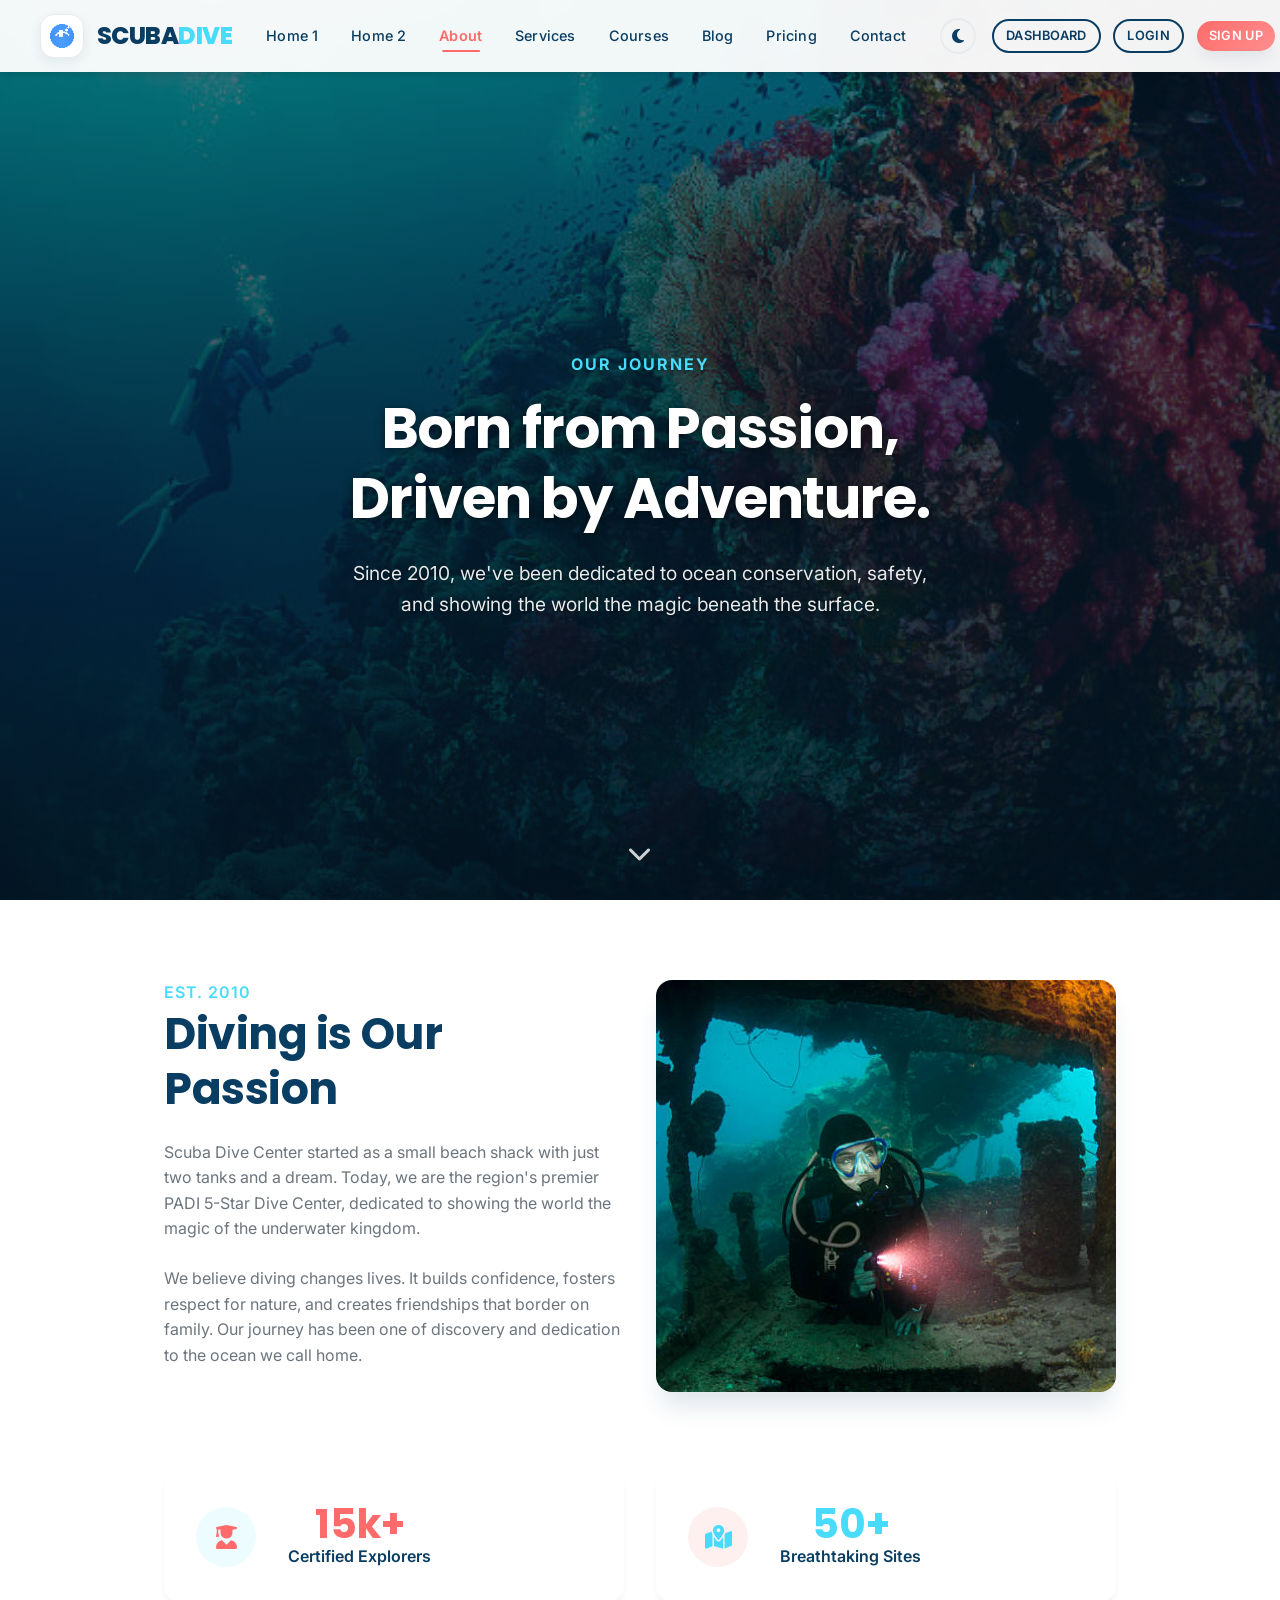
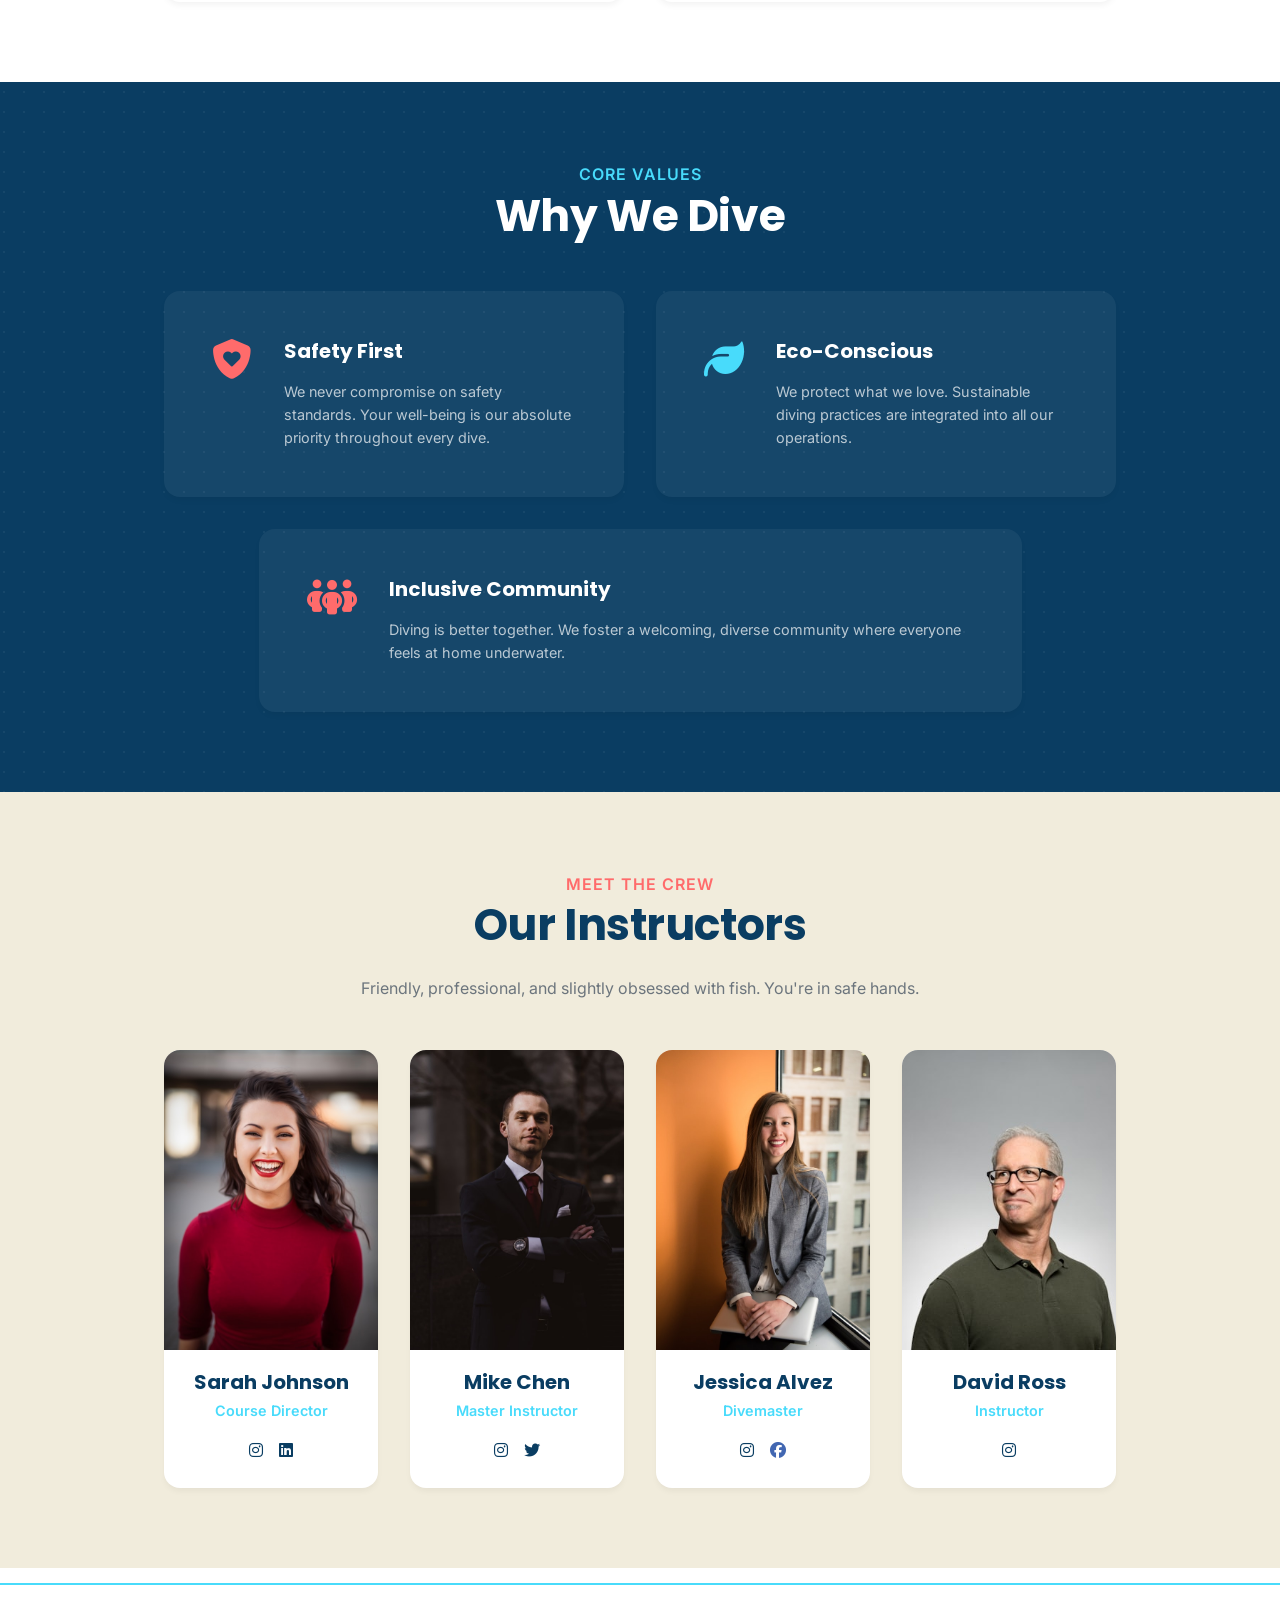
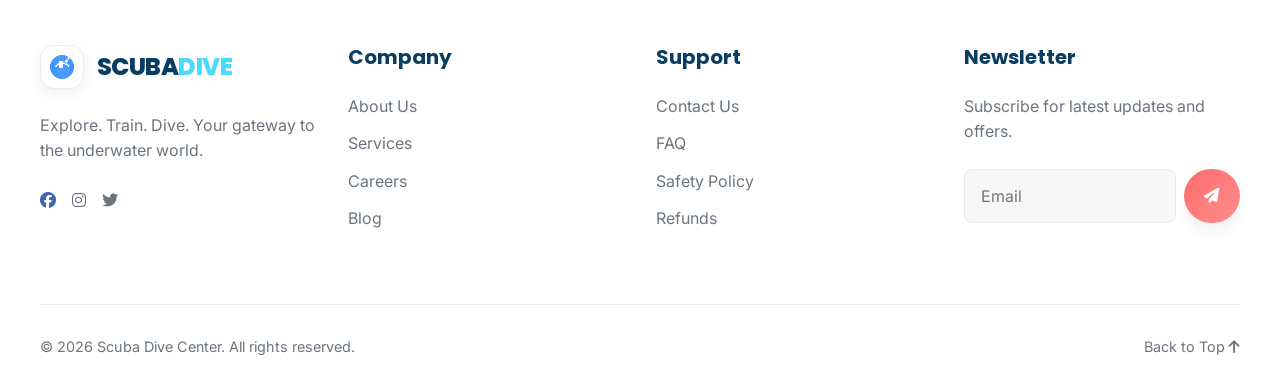
<file: about.html>
<!DOCTYPE html>
<html lang="en">

<head>
    <link rel="icon" type="image/png" href="assets/images/scubadive_favicon.png">
    <meta charset="UTF-8">
    <meta name="viewport" content="width=device-width, initial-scale=1.0">
    <title>About Us | Scuba Dive Center</title>

    <!-- Fonts -->
    <link rel="preconnect" href="https://fonts.googleapis.com">
    <link rel="preconnect" href="https://fonts.gstatic.com" crossorigin>
    <link
        href="https://fonts.googleapis.com/css2?family=Inter:wght@400;500;600&family=Poppins:wght@600;700;800&display=swap"
        rel="stylesheet">

    <!-- Icons -->
    <link rel="stylesheet" href="https://cdnjs.cloudflare.com/ajax/libs/font-awesome/6.4.0/css/all.min.css">

    <!-- Custom CSS -->
    <link rel="stylesheet" href="assets/css/style.css">
</head>

<body>

    <!-- Header -->
    <header class="header">
        <div class="container d-flex justify-between align-center">
            <a href="index.html" class="nav-logo">
                <div class="logo-icon">
                    <img src="assets/images/scubadive_favicon.png" alt="ScubaDive Logo" class="logo-img" style="height: 100%; width: 100%; object-fit: contain;">
                </div>
                <div class="logo-text">
                    <span class="brand-name">Scuba<span>Dive</span></span>
                </div>
            </a>

            <nav>
                <ul class="nav-links align-center">
                    <li><a href="index.html" class="nav-link">Home 1</a></li>
                    <li><a href="home-2.html" class="nav-link">Home 2</a></li>
                    <li><a href="about.html" class="nav-link active">About</a></li>
                    <li><a href="services.html" class="nav-link">Services</a></li>
                    <li><a href="courses.html" class="nav-link">Courses</a></li>
                    <li><a href="blog.html" class="nav-link">Blog</a></li>
                    <li><a href="pricing.html" class="nav-link">Pricing</a></li>
                    <li><a href="contact.html" class="nav-link">Contact</a></li>
                </ul>
            </nav>

            <div class="d-flex align-center gap-2">
                <button class="theme-toggle" id="themeToggle" title="Toggle Theme"><i
                        class="fa-solid fa-moon"></i></button>
                <button class="mobile-toggle text-dark"><i class="fa-solid fa-bars"></i></button>
                <div class="header-actions d-none d-md-flex gap-2">
                    <a href="dashboard.html" class="btn btn-outline text-dark"
                        style="border-color: var(--dark); color: var(--dark);">Dashboard</a>
                    <a href="login.html" class="btn btn-outline text-dark"
                        style="border-color: var(--dark); color: var(--dark);">Login</a>
                    <a href="register.html" class="btn btn-primary">Sign Up</a>
                </div>
            </div>
        </div>
    </header>

    <!-- Page Header (Smaller than Hero) -->
    <section class="hero"
        style="min-height: 60vh; background-image: url('assets/images/Thailand.jpg'); display: flex; align-items: center; position: relative;">
        <!-- Darker Gradient Overlay for Text Pop -->
        <div
            style="position: absolute; inset: 0; background: linear-gradient(to bottom, rgba(0,0,0,0.3), rgba(0,0,0,0.6)); z-index: 0;">
        </div>

        <div class="container hero-content text-center"
            style="max-width: 800px; margin: 0 auto; position: relative; z-index: 1;">
            <span class="text-secondary"
                style="font-weight: 700; letter-spacing: 2px; text-transform: uppercase; display: block; margin-bottom: 1rem; text-shadow: 0 2px 4px rgba(0,0,0,0.5);">Our
                Journey</span>
            <h1 class="text-white"
                style="font-size: 3.5rem; margin-bottom: 1.5rem; text-shadow: 0 2px 10px rgba(0,0,0,0.5);">Born from
                Passion,<br>Driven by Adventure.</h1>
            <p class="text-white"
                style="font-size: 1.2rem; opacity: 0.9; max-width: 600px; margin: 0 auto; text-shadow: 0 1px 3px rgba(0,0,0,0.5);">
                Since 2010, we've been dedicated to ocean conservation, safety, and showing the world the magic beneath
                the surface.
            </p>
        </div>

        <!-- Scroll Indicator -->
        <div
            style="position: absolute; bottom: 30px; left: 50%; transform: translateX(-50%); z-index: 1; animation: bounce 2s infinite;">
            <i class="fa-solid fa-chevron-down text-white" style="font-size: 1.5rem; opacity: 0.8;"></i>
        </div>
    </section>

    <!-- Mission & Vision -->
    <section class="section">
        <div class="container stack">
            <div class="grid grid-2 align-center">
                <div class="text-left">
                    <span class="text-secondary" style="font-weight: 600; letter-spacing: 1px;">EST. 2010</span>
                    <h2>Diving is Our Passion</h2>
                    <p>Scuba Dive Center started as a small beach shack with just two tanks and a dream. Today, we are
                        the region's premier PADI 5-Star Dive Center, dedicated to showing the world the magic of the
                        underwater kingdom.</p>
                    <p>We believe diving changes lives. It builds confidence, fosters respect for nature, and creates
                        friendships that border on family. Our journey has been one of discovery and dedication to the
                        ocean we call home.</p>
                </div>
                <div style="position: relative; height: 100%; min-height: 400px;">
                    <img src="assets/images/Sunkenship.jpg"
                        style="width: 100%; height: 100%; object-fit: cover; border-radius: var(--border-radius); box-shadow: var(--shadow-lg);"
                        alt="Dive Team">
                </div>
            </div>

            <div class="grid grid-2" style="margin-top: var(--space-xl);">
                <div class="card d-flex align-center gap-lg" style="padding: var(--space-lg);">
                    <div
                        style="flex-shrink: 0; width: 60px; height: 60px; background: rgba(72, 219, 251, 0.1); border-radius: 50%; display: flex; align-items: center; justify-content: center;">
                        <i class="fa-solid fa-user-graduate text-primary" style="font-size: 1.5rem;"></i>
                    </div>
                    <div>
                        <h3 style="color: var(--primary); font-size: 2.5rem; margin-bottom: 0; line-height: 1;">15k+
                        </h3>
                        <span class="text-sm" style="font-weight: 600; color: var(--gray-light);">Certified
                            Explorers</span>
                    </div>
                </div>
                <div class="card d-flex align-center gap-lg" style="padding: var(--space-lg);">
                    <div
                        style="flex-shrink: 0; width: 60px; height: 60px; background: rgba(255, 107, 107, 0.1); border-radius: 50%; display: flex; align-items: center; justify-content: center;">
                        <i class="fa-solid fa-map-location-dot text-secondary" style="font-size: 1.5rem;"></i>
                    </div>
                    <div>
                        <h3 style="color: var(--secondary); font-size: 2.5rem; margin-bottom: 0; line-height: 1;">50+
                        </h3>
                        <span class="text-sm" style="font-weight: 600; color: var(--gray-light);">Breathtaking
                            Sites</span>
                    </div>
                </div>
            </div>
        </div>
    </section>


    <!-- NEW SECTION: Our Philosophy -->
    <section class="section bg-dark text-white" style="position: relative; overflow: hidden;">
        <!-- Background Pattern/Overlay -->
        <div
            style="position: absolute; top: 0; left: 0; width: 100%; height: 100%; opacity: 0.05; background-image: radial-gradient(circle at 20% 50%, #ffffff 1px, transparent 1px); background-size: 20px 20px;">
        </div>

        <div class="container" style="position: relative; z-index: 1;">
            <div class="text-center" style="margin-bottom: 3rem;">
                <span class="text-secondary" style="font-weight: 600; letter-spacing: 1px;">CORE VALUES</span>
                <h2 class="text-white">Why We Dive</h2>
            </div>

            <div class="stack">
                <div class="grid grid-2">
                    <div class="card d-flex gap-lg"
                        style="padding: var(--space-xl); background: rgba(255,255,255,0.05);">
                        <i class="fa-solid fa-shield-heart text-primary" style="font-size: 2.5rem; flex-shrink: 0;"></i>
                        <div class="text-left">
                            <h3 class="text-white" style="font-size: 1.25rem;">Safety First</h3>
                            <p style="color: rgba(255,255,255,0.7); font-size: 0.9rem; margin-bottom: 0;">We never
                                compromise on safety standards. Your well-being is our absolute priority throughout
                                every dive.</p>
                        </div>
                    </div>
                    <div class="card d-flex gap-lg"
                        style="padding: var(--space-xl); background: rgba(255,255,255,0.05);">
                        <i class="fa-solid fa-leaf text-secondary" style="font-size: 2.5rem; flex-shrink: 0;"></i>
                        <div class="text-left">
                            <h3 class="text-white" style="font-size: 1.25rem;">Eco-Conscious</h3>
                            <p style="color: rgba(255,255,255,0.7); font-size: 0.9rem; margin-bottom: 0;">We protect
                                what we love. Sustainable diving practices are integrated into all our operations.</p>
                        </div>
                    </div>
                </div>
                <div class="card d-flex gap-lg"
                    style="padding: var(--space-xl); background: rgba(255,255,255,0.05); max-width: 800px; margin: 0 auto;">
                    <i class="fa-solid fa-people-group text-primary" style="font-size: 2.5rem; flex-shrink: 0;"></i>
                    <div class="text-left">
                        <h3 class="text-white" style="font-size: 1.25rem;">Inclusive Community</h3>
                        <p style="color: rgba(255,255,255,0.7); font-size: 0.9rem; margin-bottom: 0;">Diving is better
                            together. We foster a welcoming, diverse community where everyone feels at home underwater.
                        </p>
                    </div>
                </div>
            </div>
        </div>
    </section>

    <!-- Team Section -->
    <section class="section bg-light section-footer-gap">
        <div class="container text-center">
            <span class="text-primary" style="font-weight: 600; letter-spacing: 1px;">MEET THE CREW</span>
            <h2>Our Instructors</h2>
            <p style="max-width: 600px; margin: 0 auto 3rem;">Friendly, professional, and slightly obsessed with fish.
                You're in safe hands.</p>

            <div class="grid grid-4">
                <!-- Team Member 1 -->
                <div class="card text-center"
                    style="padding-bottom: 1.5rem; transition: transform 0.3s ease, box-shadow 0.3s ease;">
                    <div class="card-img" style="height: 300px; position: relative;">
                        <img src="assets/images/team-sarah.jpg" alt="Sarah">
                    </div>
                    <h3 style="font-size: 1.25rem; margin-top: 1.25rem; margin-bottom: 0.25rem;">Sarah Johnson</h3>
                    <span class="text-secondary"
                        style="font-weight: 600; font-size: 0.9rem; display: block; margin-bottom: 1rem;">Course
                        Director</span>
                    <div class="d-flex justify-center gap-2">
                        <a href="#" class="text-dark hover-primary"><i class="fa-brands fa-instagram"></i></a>
                        <a href="#" class="text-dark hover-primary"><i class="fa-brands fa-linkedin"></i></a>
                    </div>
                </div>

                <!-- Team Member 2 -->
                <div class="card text-center"
                    style="padding-bottom: 1.5rem; transition: transform 0.3s ease, box-shadow 0.3s ease;">
                    <div class="card-img" style="height: 300px;">
                        <img src="assets/images/team-mike.jpg" alt="Mike">
                    </div>
                    <h3 style="font-size: 1.25rem; margin-top: 1.25rem; margin-bottom: 0.25rem;">Mike Chen</h3>
                    <span class="text-secondary"
                        style="font-weight: 600; font-size: 0.9rem; display: block; margin-bottom: 1rem;">Master
                        Instructor</span>
                    <div class="d-flex justify-center gap-2">
                        <a href="#" class="text-dark hover-primary"><i class="fa-brands fa-instagram"></i></a>
                        <a href="#" class="text-dark hover-primary"><i class="fa-brands fa-twitter"></i></a>
                    </div>
                </div>

                <!-- Team Member 3 -->
                <div class="card text-center"
                    style="padding-bottom: 1.5rem; transition: transform 0.3s ease, box-shadow 0.3s ease;">
                    <div class="card-img" style="height: 300px;">
                        <img src="assets/images/team-jessica.jpg" alt="Jessica">
                    </div>
                    <h3 style="font-size: 1.25rem; margin-top: 1.25rem; margin-bottom: 0.25rem;">Jessica Alvez</h3>
                    <span class="text-secondary"
                        style="font-weight: 600; font-size: 0.9rem; display: block; margin-bottom: 1rem;">Divemaster</span>
                    <div class="d-flex justify-center gap-2">
                        <a href="#" class="text-dark hover-primary"><i class="fa-brands fa-instagram"></i></a>
                        <a href="#" class="text-dark hover-primary"><i class="fa-brands fa-facebook"></i></a>
                    </div>
                </div>

                <!-- Team Member 4 -->
                <div class="card text-center"
                    style="padding-bottom: 1.5rem; transition: transform 0.3s ease, box-shadow 0.3s ease;">
                    <div class="card-img" style="height: 300px;">
                        <img src="assets/images/team-david.jpg" alt="David">
                    </div>
                    <h3 style="font-size: 1.25rem; margin-top: 1.25rem; margin-bottom: 0.25rem;">David Ross</h3>
                    <span class="text-secondary"
                        style="font-weight: 600; font-size: 0.9rem; display: block; margin-bottom: 1rem;">Instructor</span>
                    <div class="d-flex justify-center gap-2">
                        <a href="#" class="text-dark hover-primary"><i class="fa-brands fa-instagram"></i></a>
                    </div>
                </div>
            </div>
        </div>
    </section>

    <!-- Footer (Identical) -->
    <footer class="footer">
        <div class="container">
            <div class="grid grid-4">
                <div>
                    <a href="index.html" class="nav-logo" style="margin-bottom: 1.5rem; display: flex;">
                <div class="logo-icon">
                    <img src="assets/images/scubadive_favicon.png" alt="ScubaDive Logo" class="logo-img" style="height: 100%; width: 100%; object-fit: contain;">
                </div>
                <div class="logo-text">
                    <span class="brand-name">Scuba<span>Dive</span></span>
                </div>
            </a>
                    <p style="color: rgba(255,255,255,0.7);">Explore. Train. Dive. Your gateway to the underwater world.
                    </p>
                    <div class="d-flex gap-2 text-white">
                        <a href="#"><i class="fa-brands fa-facebook"></i></a>
                        <a href="#"><i class="fa-brands fa-instagram"></i></a>
                        <a href="#"><i class="fa-brands fa-twitter"></i></a>
                    </div>
                </div>

                <div>
                    <h4>Company</h4>
                    <ul class="footer-links">
                        <li><a href="about.html">About Us</a></li>
                        <li><a href="services.html">Services</a></li>
                        <li><a href="#">Careers</a></li>
                        <li><a href="blog.html">Blog</a></li>
                    </ul>
                </div>

                <div>
                    <h4>Support</h4>
                    <ul class="footer-links">
                        <li><a href="contact.html">Contact Us</a></li>
                        <li><a href="#">FAQ</a></li>
                        <li><a href="#">Safety Policy</a></li>
                        <li><a href="#">Refunds</a></li>
                    </ul>
                </div>

                <div>
                    <h4>Newsletter</h4>
                    <p style="color: rgba(255,255,255,0.7);">Subscribe for latest updates and offers.</p>
                    <form style="display: flex; gap: 0.5rem;">
                        <input type="email" placeholder="Email" class="form-control"
                            style="background: rgba(255,255,255,0.1); border: none; color: white;">
                        <button class="btn btn-primary" style="padding: 0 20px;"><i
                                class="fa-solid fa-paper-plane"></i></button>
                    </form>
                </div>
            </div>

            <div class="footer-bottom">
                <span>&copy; 2026 Scuba Dive Center. All rights reserved.</span>
                <a href="#">Back to Top <i class="fa-solid fa-arrow-up"></i></a>
            </div>
        </div>
    </footer>

    <script src="assets/js/main.js"></script>
</body>

</html>
</file>
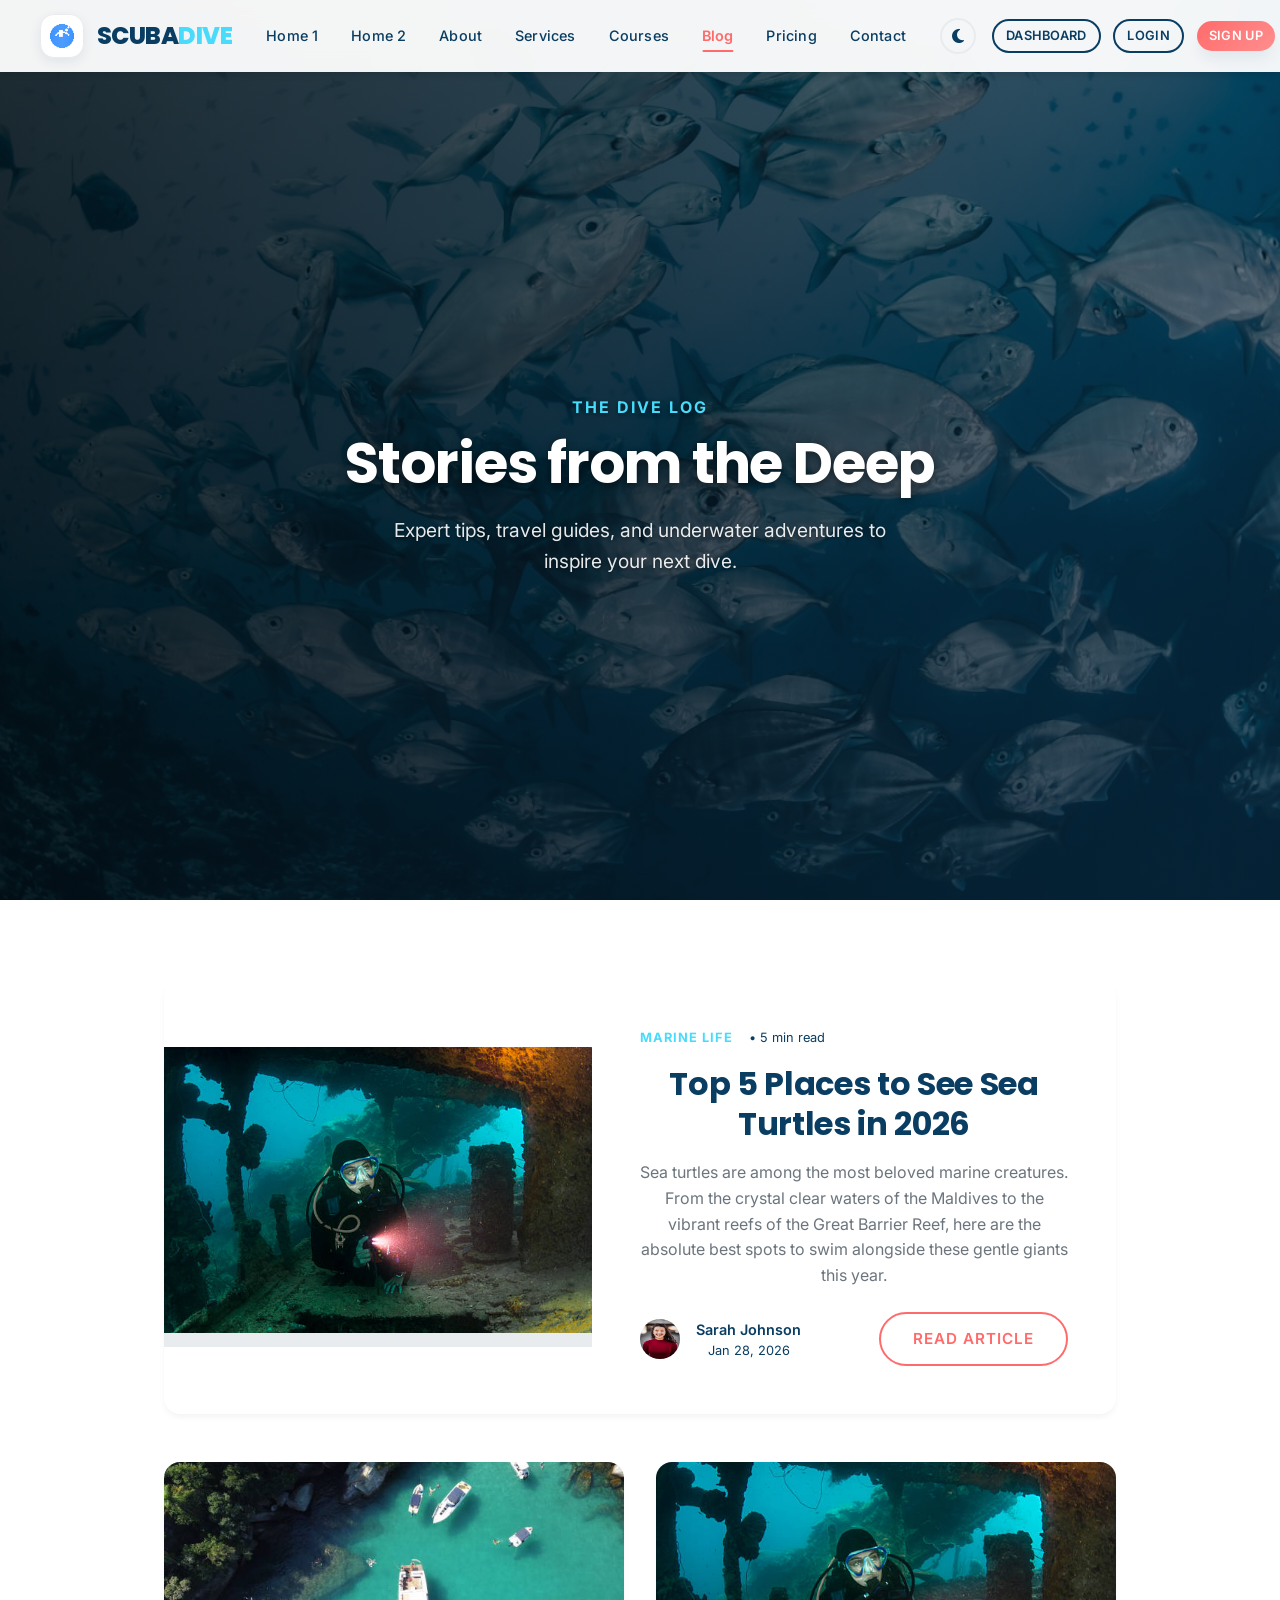
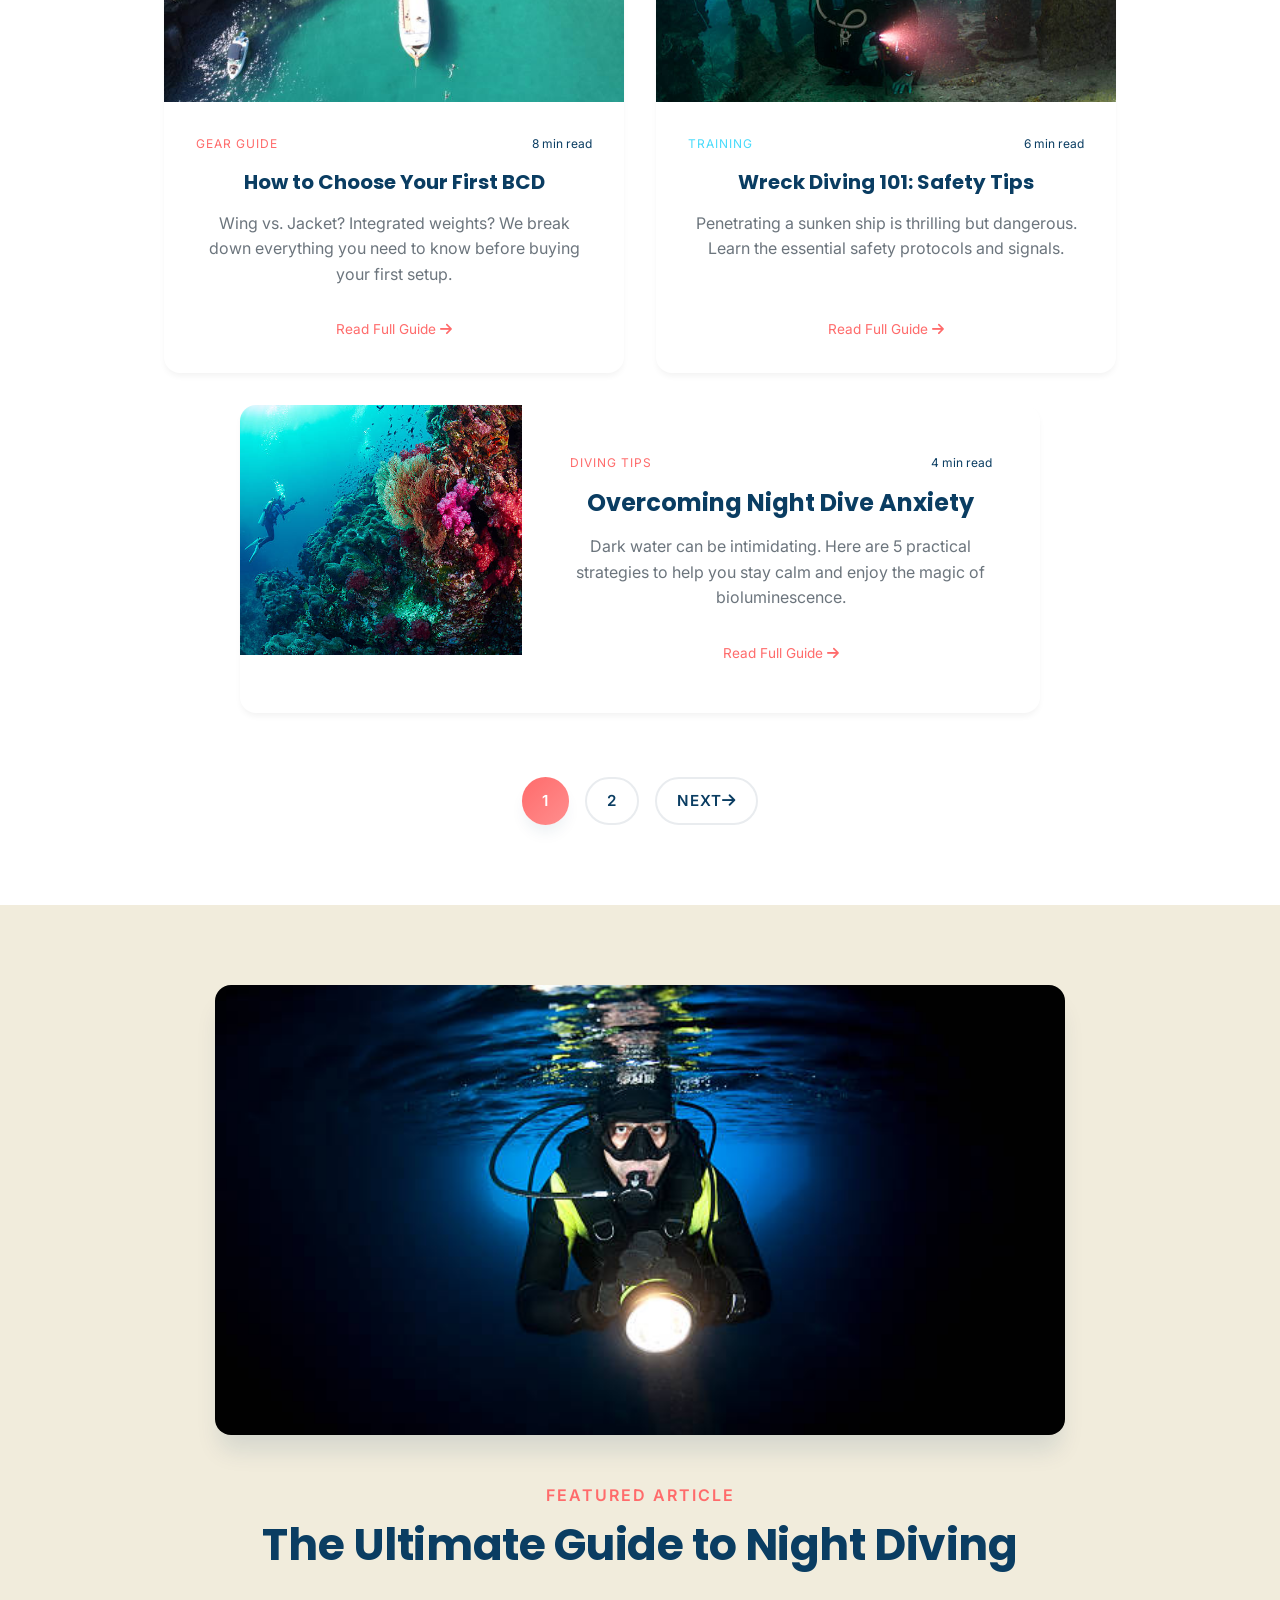
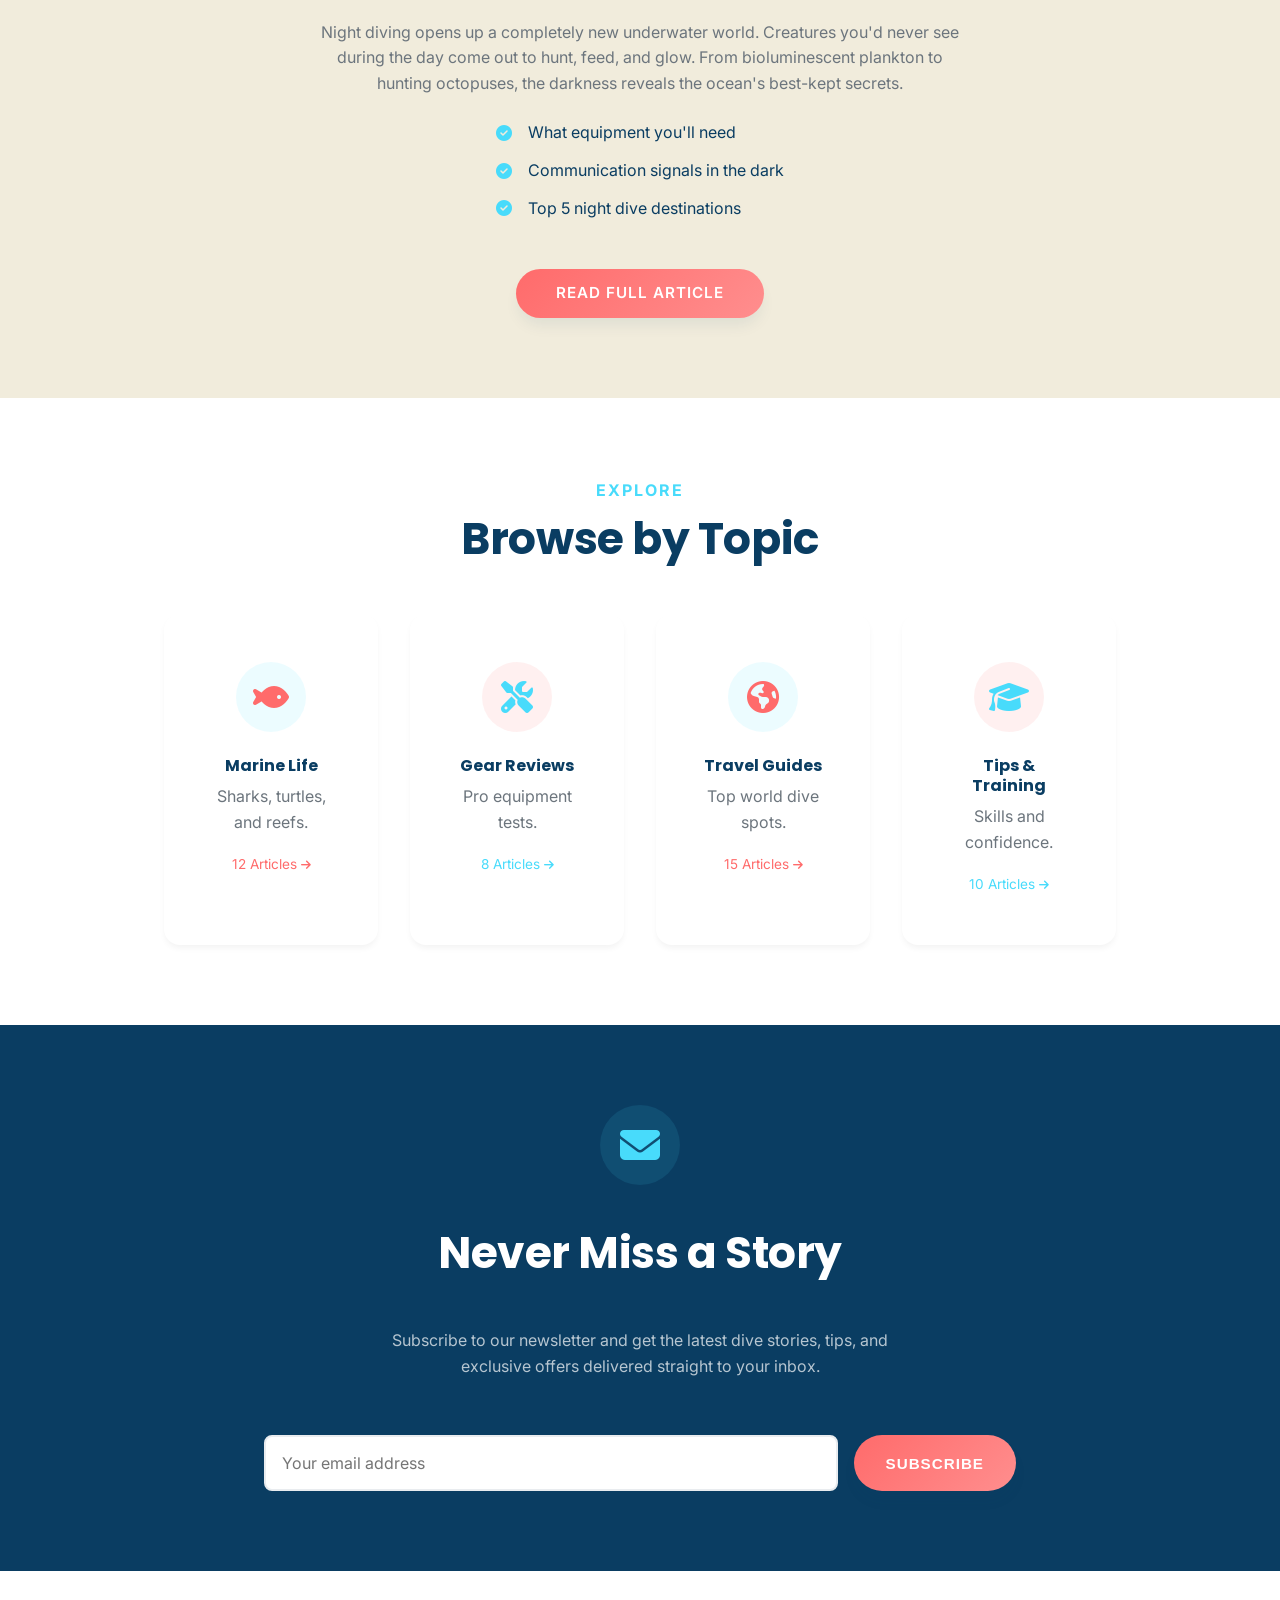
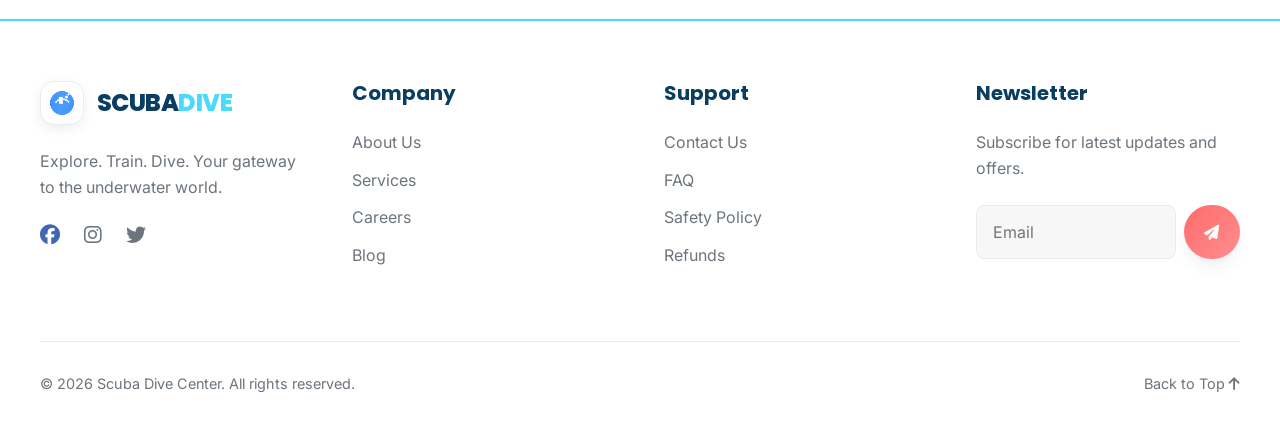
<file: blog.html>
<!DOCTYPE html>
<html lang="en">

<head>
    <link rel="icon" type="image/png" href="assets/images/scubadive_favicon.png">
    <meta charset="UTF-8">
    <meta name="viewport" content="width=device-width, initial-scale=1.0">
    <title>Dive Blog | Scuba Dive Center</title>

    <!-- Fonts -->
    <link rel="preconnect" href="https://fonts.googleapis.com">
    <link rel="preconnect" href="https://fonts.gstatic.com" crossorigin>
    <link
        href="https://fonts.googleapis.com/css2?family=Inter:wght@400;500;600&family=Poppins:wght@600;700;800&display=swap"
        rel="stylesheet">

    <!-- Icons -->
    <link rel="stylesheet" href="https://cdnjs.cloudflare.com/ajax/libs/font-awesome/6.4.0/css/all.min.css">

    <!-- Custom CSS -->
    <link rel="stylesheet" href="assets/css/style.css">
</head>

<body>

    <!-- Header -->
    <header class="header">
        <div class="container d-flex justify-between align-center">
            <a href="index.html" class="nav-logo">
                <div class="logo-icon">
                    <img src="assets/images/scubadive_favicon.png" alt="ScubaDive Logo" class="logo-img" style="height: 100%; width: 100%; object-fit: contain;">
                </div>
                <div class="logo-text">
                    <span class="brand-name">Scuba<span>Dive</span></span>
                </div>
            </a>

            <nav>
                <ul class="nav-links align-center">
                    <li><a href="index.html" class="nav-link">Home 1</a></li>
                    <li><a href="home-2.html" class="nav-link">Home 2</a></li>
                    <li><a href="about.html" class="nav-link">About</a></li>
                    <li><a href="services.html" class="nav-link">Services</a></li>
                    <li><a href="courses.html" class="nav-link">Courses</a></li>
                    <li><a href="blog.html" class="nav-link active">Blog</a></li>
                    <li><a href="pricing.html" class="nav-link">Pricing</a></li>
                    <li><a href="contact.html" class="nav-link">Contact</a></li>
                </ul>
            </nav>

            <div class="d-flex align-center gap-2">
                <button class="theme-toggle" id="themeToggle" title="Toggle Theme"><i
                        class="fa-solid fa-moon"></i></button>
                <button class="mobile-toggle text-dark"><i class="fa-solid fa-bars"></i></button>
                <div class="header-actions d-none d-md-flex gap-2">
                    <a href="dashboard.html" class="btn btn-outline text-dark"
                        style="border-color: var(--dark); color: var(--dark);">Dashboard</a>
                    <a href="login.html" class="btn btn-outline text-dark"
                        style="border-color: var(--dark); color: var(--dark);">Login</a>
                    <a href="register.html" class="btn btn-primary">Sign Up</a>
                </div>
            </div>
        </div>
    </header>

    <!-- Page Header -->
    <section class="hero"
        style="min-height: 50vh; background-image: url('assets/images/blog-hero.jpg'); display: flex; align-items: center; position: relative;">
        <!-- Gradient Overlay -->
        <div
            style="position: absolute; inset: 0; background: linear-gradient(to right, rgba(0,0,0,0.7), rgba(0,0,0,0.3)); z-index: 0;">
        </div>

        <div class="container hero-content" style="position: relative; z-index: 1; text-align: center;">
            <span class="text-secondary"
                style="font-weight: 700; letter-spacing: 2px; text-transform: uppercase; display: block; margin-bottom: 0.5rem; text-shadow: 0 2px 4px rgba(0,0,0,0.5);">The
                Dive Log</span>
            <h1 class="text-white"
                style="font-size: 3.5rem; margin-bottom: 1rem; text-shadow: 0 2px 10px rgba(0,0,0,0.5);">Stories from
                the Deep</h1>
            <p class="text-white"
                style="font-size: 1.2rem; opacity: 0.9; max-width: 500px; margin: 0 auto; text-shadow: 0 1px 3px rgba(0,0,0,0.5);">
                Expert tips, travel guides, and underwater adventures to inspire your next dive.
            </p>
        </div>
    </section>

    <!-- Blog Grid -->
    <section class="section">
        <div class="container">
            <!-- Featured Post (Spans full width) -->
            <div class="card d-md-flex align-center" style="margin-bottom: 3rem; overflow: hidden; min-height: 400px;">
                <div class="card-img" style="flex: 1; height: 100%; min-height: 300px;">
                    <img src="assets/images/Sunkenship.jpg" alt="Shipwreck" style="height: 100%; object-fit: cover;">
                </div>
                <div class="card-body" style="flex: 1; padding: 3rem;">
                    <div class="d-flex align-center gap-2" style="margin-bottom: 1rem;">
                        <span class="text-secondary"
                            style="font-size: 0.8rem; font-weight: 700; letter-spacing: 1px;">MARINE LIFE</span>
                        <span style="color: var(--gray-light); font-size: 0.8rem;">• 5 min read</span>
                    </div>
                    <h2 style="font-size: 2rem; margin-bottom: 1rem;"><a href="blog-details.html"
                            class="text-dark hover-primary" style="text-decoration: none;">Top 5 Places to See Sea
                            Turtles in 2026</a></h2>
                    <p style="margin-bottom: 1.5rem; line-height: 1.6;">Sea turtles are among the most beloved marine
                        creatures. From the crystal clear waters of the Maldives to the vibrant reefs of the Great
                        Barrier Reef, here are the absolute best spots to swim alongside these gentle giants this year.
                    </p>

                    <div class="d-flex align-center justify-between" style="margin-top: auto;">
                        <div class="d-flex align-center gap-2">
                            <img src="assets/images/team-sarah.jpg" alt="Author"
                                style="width: 40px; height: 40px; border-radius: 50%;">
                            <div>
                                <span style="display: block; font-weight: 600; font-size: 0.9rem;">Sarah Johnson</span>
                                <span style="display: block; font-size: 0.8rem; color: var(--gray-light);">Jan 28,
                                    2026</span>
                            </div>
                        </div>
                        <a href="blog-details.html" class="btn btn-outline">Read Article</a>
                    </div>
                </div>
            </div>

            <div class="stack">
                <div class="grid grid-2">
                    <!-- Blog Post 2 -->
                    <div class="card" style="display: flex; flex-direction: column;">
                        <div class="card-img" style="height: 240px; border-radius: 12px 12px 0 0; overflow: hidden;">
                            <img src="assets/images/PrivateBoatCharters.jpg" alt="Gear"
                                style="height: 100%; object-fit: cover;">
                        </div>
                        <div class="card-body"
                            style="padding: var(--space-lg); flex: 1; display: flex; flex-direction: column;">
                            <div class="d-flex justify-between align-center" style="margin-bottom: var(--space-sm);">
                                <span class="text-primary font-weight-bold"
                                    style="font-size: 0.75rem; letter-spacing: 1px;">GEAR GUIDE</span>
                                <span style="font-size: 0.75rem; color: var(--gray-light);">8 min read</span>
                            </div>
                            <h3 class="card-title" style="font-size: 1.25rem; margin-bottom: var(--space-sm);"><a
                                    href="blog-details.html" class="text-dark hover-primary">How to Choose Your First
                                    BCD</a></h3>
                            <p class="text-sm" style="flex: 1; margin-bottom: var(--space-lg);">Wing vs. Jacket?
                                Integrated weights? We break down everything you need to know before buying your first
                                setup.</p>
                            <a href="blog-details.html" class="text-primary font-weight-bold"
                                style="font-size: 0.85rem;">Read Full Guide <i class="fa-solid fa-arrow-right"></i></a>
                        </div>
                    </div>

                    <!-- Blog Post 3 -->
                    <div class="card" style="display: flex; flex-direction: column;">
                        <div class="card-img" style="height: 240px; border-radius: 12px 12px 0 0; overflow: hidden;">
                            <img src="assets/images/Sunkenship.jpg" alt="Wreck"
                                style="height: 100%; object-fit: cover;">
                        </div>
                        <div class="card-body"
                            style="padding: var(--space-lg); flex: 1; display: flex; flex-direction: column;">
                            <div class="d-flex justify-between align-center" style="margin-bottom: var(--space-sm);">
                                <span class="text-secondary font-weight-bold"
                                    style="font-size: 0.75rem; letter-spacing: 1px;">TRAINING</span>
                                <span style="font-size: 0.75rem; color: var(--gray-light);">6 min read</span>
                            </div>
                            <h3 class="card-title" style="font-size: 1.25rem; margin-bottom: var(--space-sm);"><a
                                    href="blog-details.html" class="text-dark hover-primary">Wreck Diving 101: Safety
                                    Tips</a></h3>
                            <p class="text-sm" style="flex: 1; margin-bottom: var(--space-lg);">Penetrating a sunken
                                ship is thrilling but dangerous. Learn the essential safety protocols and signals.</p>
                            <a href="blog-details.html" class="text-primary font-weight-bold"
                                style="font-size: 0.85rem;">Read Full Guide <i class="fa-solid fa-arrow-right"></i></a>
                        </div>
                    </div>
                </div>

                <div class="card" style="display: flex; overflow: hidden; max-width: 800px; margin: 0 auto;">
                    <div class="card-img" style="flex: 1; min-height: 240px;">
                        <img src="assets/images/Thailand.jpg" alt="Night Dive" style="height: 100%; object-fit: cover;">
                    </div>
                    <div class="card-body"
                        style="flex: 1.5; padding: var(--space-xl); display: flex; flex-direction: column;">
                        <div class="d-flex justify-between align-center" style="margin-bottom: var(--space-sm);">
                            <span class="text-primary font-weight-bold"
                                style="font-size: 0.75rem; letter-spacing: 1px;">DIVING TIPS</span>
                            <span style="font-size: 0.75rem; color: var(--gray-light);">4 min read</span>
                        </div>
                        <h3 class="card-title" style="font-size: 1.5rem; margin-bottom: var(--space-sm);"><a
                                href="blog-details.html" class="text-dark hover-primary">Overcoming Night Dive
                                Anxiety</a></h3>
                        <p class="text-sm" style="flex: 1; margin-bottom: var(--space-lg);">Dark water can be
                            intimidating. Here are 5 practical strategies to help you stay calm and enjoy the magic of
                            bioluminescence.</p>
                        <a href="blog-details.html" class="text-primary font-weight-bold"
                            style="font-size: 0.85rem;">Read Full Guide <i class="fa-solid fa-arrow-right"></i></a>
                    </div>
                </div>
            </div>

            <!-- Pagination (Visual Only) -->
            <div class="d-flex justify-center gap-2" style="margin-top: 4rem;">
                <a href="#" class="btn btn-primary" style="padding: 10px 20px;">1</a>
                <a href="#" class="btn btn-outline text-dark"
                    style="border-color: var(--gray-200); padding: 10px 20px;">2</a>
                <a href="#" class="btn btn-outline text-dark"
                    style="border-color: var(--gray-200); padding: 10px 20px;">Next <i
                        class="fa-solid fa-arrow-right"></i></a>
            </div>
        </div>
    </section>

    <!-- Featured Article -->
    <section class="section bg-light text-center">
        <div class="container">
            <div class="stack" style="max-width: 850px; margin: 0 auto; gap: var(--space-xl);">
                <div>
                    <img src="assets/images/NightDive.jpg" alt="Featured Article"
                        style="border-radius: var(--border-radius); box-shadow: var(--shadow-lg); width: 100%; max-height: 450px; object-fit: cover;">
                </div>
                <div class="stack" style="gap: var(--space-md);">
                    <div>
                        <span class="text-primary"
                            style="font-weight: 600; letter-spacing: 2px; text-transform: uppercase;">FEATURED
                            ARTICLE</span>
                        <h2 style="margin-top: var(--space-xs);">The Ultimate Guide to Night Diving</h2>
                    </div>
                    <p style="margin: 0 auto;">Night diving opens up a completely new underwater world. Creatures you'd
                        never see during the day
                        come out to hunt, feed, and glow. From bioluminescent plankton to hunting octopuses,
                        the darkness reveals the ocean's best-kept secrets.</p>

                    <div class="d-flex justify-center">
                        <ul style="list-style: none; text-align: left; display: inline-block;">
                            <li class="d-flex align-center gap-2" style="margin-bottom: 0.75rem;">
                                <i class="fa-solid fa-circle-check text-secondary"></i> <span>What equipment you'll
                                    need</span>
                            </li>
                            <li class="d-flex align-center gap-2" style="margin-bottom: 0.75rem;">
                                <i class="fa-solid fa-circle-check text-secondary"></i> <span>Communication signals in
                                    the dark</span>
                            </li>
                            <li class="d-flex align-center gap-2">
                                <i class="fa-solid fa-circle-check text-secondary"></i> <span>Top 5 night dive
                                    destinations</span>
                            </li>
                        </ul>
                    </div>

                    <div style="margin-top: var(--space-md);">
                        <a href="blog-details.html" class="btn btn-primary" style="padding: 12px 40px;">Read Full
                            Article</a>
                    </div>
                </div>
            </div>
        </div>
    </section>

    <!-- Browse by Topic -->
    <section class="section">
        <div class="container">
            <div class="text-center" style="margin-bottom: var(--space-xl);">
                <span class="text-secondary"
                    style="font-weight: 700; letter-spacing: 2px; text-transform: uppercase;">EXPLORE</span>
                <h2 style="margin-top: var(--space-xs);">Browse by Topic</h2>
            </div>
            <div class="grid grid-4">
                <a href="#" class="card text-center hover-up" style="padding: var(--space-xl); text-decoration: none;">
                    <div
                        style="width: 70px; height: 70px; background: rgba(72, 219, 251, 0.1); border-radius: 50%; display: flex; align-items: center; justify-content: center; color: var(--primary); font-size: 2rem; margin: 0 auto var(--space-md);">
                        <i class="fa-solid fa-fish"></i>
                    </div>
                    <h4 style="margin-bottom: var(--space-xs); color: var(--dark);">Marine Life</h4>
                    <p class="text-xs" style="margin-bottom: var(--space-sm); color: var(--gray-600);">Sharks, turtles,
                        and reefs.</p>
                    <span class="text-primary font-weight-bold" style="font-size: 0.85rem;">12 Articles <i
                            class="fa-solid fa-arrow-right" style="font-size: 0.7rem;"></i></span>
                </a>
                <a href="#" class="card text-center hover-up" style="padding: var(--space-xl); text-decoration: none;">
                    <div
                        style="width: 70px; height: 70px; background: rgba(255, 107, 107, 0.1); border-radius: 50%; display: flex; align-items: center; justify-content: center; color: var(--secondary); font-size: 2rem; margin: 0 auto var(--space-md);">
                        <i class="fa-solid fa-screwdriver-wrench"></i>
                    </div>
                    <h4 style="margin-bottom: var(--space-xs); color: var(--dark);">Gear Reviews</h4>
                    <p class="text-xs" style="margin-bottom: var(--space-sm); color: var(--gray-600);">Pro equipment
                        tests.</p>
                    <span class="text-secondary font-weight-bold" style="font-size: 0.85rem;">8 Articles <i
                            class="fa-solid fa-arrow-right" style="font-size: 0.7rem;"></i></span>
                </a>
                <a href="#" class="card text-center hover-up" style="padding: var(--space-xl); text-decoration: none;">
                    <div
                        style="width: 70px; height: 70px; background: rgba(72, 219, 251, 0.1); border-radius: 50%; display: flex; align-items: center; justify-content: center; color: var(--primary); font-size: 2rem; margin: 0 auto var(--space-md);">
                        <i class="fa-solid fa-earth-americas"></i>
                    </div>
                    <h4 style="margin-bottom: var(--space-xs); color: var(--dark);">Travel Guides</h4>
                    <p class="text-xs" style="margin-bottom: var(--space-sm); color: var(--gray-600);">Top world dive
                        spots.</p>
                    <span class="text-primary font-weight-bold" style="font-size: 0.85rem;">15 Articles <i
                            class="fa-solid fa-arrow-right" style="font-size: 0.7rem;"></i></span>
                </a>
                <a href="#" class="card text-center hover-up" style="padding: var(--space-xl); text-decoration: none;">
                    <div
                        style="width: 70px; height: 70px; background: rgba(255, 107, 107, 0.1); border-radius: 50%; display: flex; align-items: center; justify-content: center; color: var(--secondary); font-size: 2rem; margin: 0 auto var(--space-md);">
                        <i class="fa-solid fa-graduation-cap"></i>
                    </div>
                    <h4 style="margin-bottom: var(--space-xs); color: var(--dark);">Tips & Training</h4>
                    <p class="text-xs" style="margin-bottom: var(--space-sm); color: var(--gray-600);">Skills and
                        confidence.</p>
                    <span class="text-secondary font-weight-bold" style="font-size: 0.85rem;">10 Articles <i
                            class="fa-solid fa-arrow-right" style="font-size: 0.7rem;"></i></span>
                </a>
            </div>
        </div>
    </section>

    <!-- Newsletter Banner -->
    <section class="section bg-dark text-center" style="padding: var(--space-xxl) 0;">
        <div class="container container-sm">
            <div class="stack align-center" style="gap: var(--space-md);">
                <div
                    style="width: 80px; height: 80px; background: rgba(72, 219, 251, 0.1); border-radius: 50%; display: flex; align-items: center; justify-content: center; color: var(--secondary); font-size: 2.5rem; margin-bottom: var(--space-sm);">
                    <i class="fa-solid fa-envelope"></i>
                </div>
                <h2 class="text-white">Never Miss a Story</h2>
                <p style="color: rgba(255,255,255,0.7); max-width: 550px; margin-bottom: var(--space-lg);">
                    Subscribe to our newsletter and get the latest dive stories, tips, and exclusive offers delivered
                    straight to your inbox.
                </p>
                <form class="newsletter-form d-flex gap-2">
                    <input type="email" placeholder="Your email address" class="form-control">
                    <button class="btn btn-primary">Subscribe</button>
                </form>
            </div>
        </div>
    </section>

    <!-- CTAs and Spacing Checks (Hidden/Utility) -->
    <div style="margin-bottom: var(--space-xl);"></div>

    <!-- Footer -->
    <footer class="footer">
        <div class="container">
            <div class="grid grid-4" style="gap: var(--space-xl);">
                <div>
                    <a href="index.html" class="nav-logo" style="margin-bottom: 1.5rem; display: flex;">
                <div class="logo-icon">
                    <img src="assets/images/scubadive_favicon.png" alt="ScubaDive Logo" class="logo-img" style="height: 100%; width: 100%; object-fit: contain;">
                </div>
                <div class="logo-text">
                    <span class="brand-name">Scuba<span>Dive</span></span>
                </div>
            </a>
                    <p style="color: rgba(255,255,255,0.7); margin-left: 0; text-align: left;">Explore. Train. Dive.
                        Your gateway to the underwater world.
                    </p>
                    <div class="d-flex gap-3 text-white">
                        <a href="#" class="hover-secondary"><i class="fa-brands fa-facebook"
                                style="font-size: 1.25rem;"></i></a>
                        <a href="#" class="hover-secondary"><i class="fa-brands fa-instagram"
                                style="font-size: 1.25rem;"></i></a>
                        <a href="#" class="hover-secondary"><i class="fa-brands fa-twitter"
                                style="font-size: 1.25rem;"></i></a>
                    </div>
                </div>

                <div>
                    <h4>Company</h4>
                    <ul class="footer-links">
                        <li><a href="about.html">About Us</a></li>
                        <li><a href="services.html">Services</a></li>
                        <li><a href="#">Careers</a></li>
                        <li><a href="blog.html">Blog</a></li>
                    </ul>
                </div>

                <div>
                    <h4>Support</h4>
                    <ul class="footer-links">
                        <li><a href="contact.html">Contact Us</a></li>
                        <li><a href="#">FAQ</a></li>
                        <li><a href="#">Safety Policy</a></li>
                        <li><a href="#">Refunds</a></li>
                    </ul>
                </div>

                <div>
                    <h4>Newsletter</h4>
                    <p style="color: rgba(255,255,255,0.7);">Subscribe for latest updates and offers.</p>
                    <form style="display: flex; gap: 0.5rem;">
                        <input type="email" placeholder="Email" class="form-control"
                            style="background: rgba(255,255,255,0.1); border: none; color: white;">
                        <button class="btn btn-primary" style="padding: 0 20px;"><i
                                class="fa-solid fa-paper-plane"></i></button>
                    </form>
                </div>
            </div>

            <div class="footer-bottom">
                <span>&copy; 2026 Scuba Dive Center. All rights reserved.</span>
                <a href="#">Back to Top <i class="fa-solid fa-arrow-up"></i></a>
            </div>
        </div>
    </footer>

    <script src="assets/js/main.js"></script>
</body>

</html>
</file>
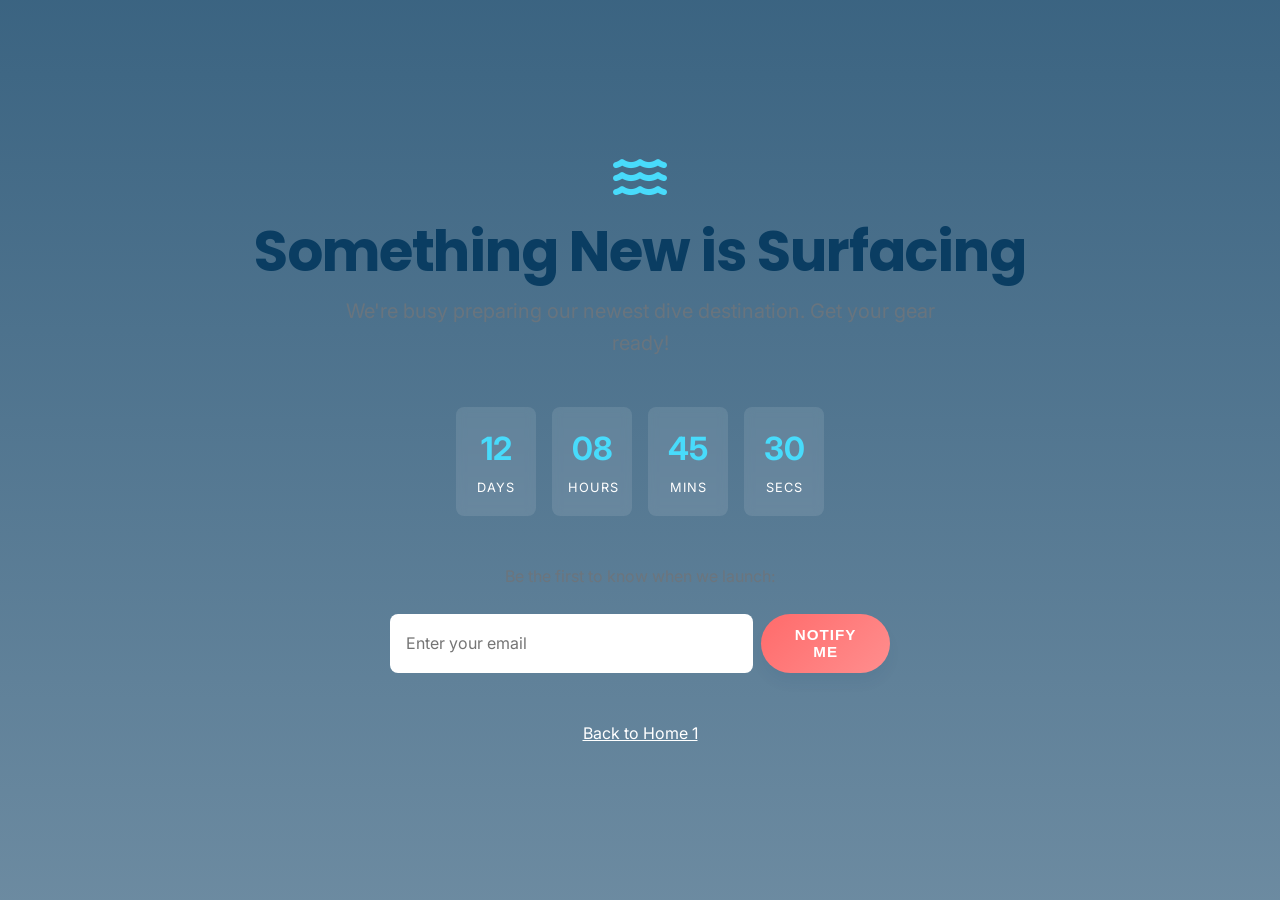
<file: coming-soon.html>
<!DOCTYPE html>
<html lang="en">

<head>
    <link rel="icon" type="image/png" href="assets/images/scubadive_favicon.png">
    <meta charset="UTF-8">
    <meta name="viewport" content="width=device-width, initial-scale=1.0">
    <title>Coming Soon | Scuba Dive Center</title>

    <!-- Fonts -->
    <link rel="preconnect" href="https://fonts.googleapis.com">
    <link rel="preconnect" href="https://fonts.gstatic.com" crossorigin>
    <link
        href="https://fonts.googleapis.com/css2?family=Inter:wght@400;500;600&family=Poppins:wght@600;700;800&display=swap"
        rel="stylesheet">

    <!-- Icons -->
    <link rel="stylesheet" href="https://cdnjs.cloudflare.com/ajax/libs/font-awesome/6.4.0/css/all.min.css">

    <!-- Custom CSS -->
    <link rel="stylesheet" href="assets/css/style.css">

    <style>
        body {
            background-image: linear-gradient(rgba(10, 61, 98, 0.8), rgba(10, 61, 98, 0.6)), url('https://images.unsplash.com/photo-1682686581498-5e85c7248140?q=80&w=2070&auto=format&fit=crop');
            background-size: cover;
            background-position: center;
            height: 100vh;
            display: flex;
            align-items: center;
            justify-content: center;
            color: white;
            text-align: center;
        }

        .countdown-item {
            background: rgba(255, 255, 255, 0.1);
            backdrop-filter: blur(5px);
            padding: 1rem;
            border-radius: var(--border-radius-sm);
            width: 80px;
        }

        .countdown-number {
            font-size: 2rem;
            font-weight: 700;
            color: var(--secondary);
            display: block;
        }

        .countdown-label {
            font-size: 0.8rem;
            text-transform: uppercase;
            letter-spacing: 1px;
        }
    </style>
</head>

<body>

    <div class="container">
        <i class="fa-solid fa-water text-secondary" style="font-size: 3rem; margin-bottom: 1rem;"></i>
        <h1 style="font-size: 3.5rem; margin-bottom: 0.5rem;">Something New is Surfacing</h1>
        <p style="font-size: 1.25rem; max-width: 600px; margin: 0 auto 3rem; opacity: 0.9;">We're busy preparing our
            newest dive destination. Get your gear ready!</p>

        <!-- Countdown -->
        <div class="d-flex justify-center gap-2" style="margin-bottom: 3rem;">
            <div class="countdown-item">
                <span class="countdown-number">12</span>
                <span class="countdown-label">Days</span>
            </div>
            <div class="countdown-item">
                <span class="countdown-number">08</span>
                <span class="countdown-label">Hours</span>
            </div>
            <div class="countdown-item">
                <span class="countdown-number">45</span>
                <span class="countdown-label">Mins</span>
            </div>
            <div class="countdown-item">
                <span class="countdown-number">30</span>
                <span class="countdown-label">Secs</span>
            </div>
        </div>

        <!-- Notify Form -->
        <div style="max-width: 500px; margin: 0 auto;">
            <p>Be the first to know when we launch:</p>
            <form style="display: flex; gap: 0.5rem;">
                <input type="email" placeholder="Enter your email" class="form-control" style="border: none;">
                <button class="btn btn-primary">Notify Me</button>
            </form>
        </div>

        <div style="margin-top: 3rem;">
            <a href="index.html" class="text-white" style="text-decoration: underline;">Back to Home 1</a>
        </div>
    </div>

</body>

</html>
</file>
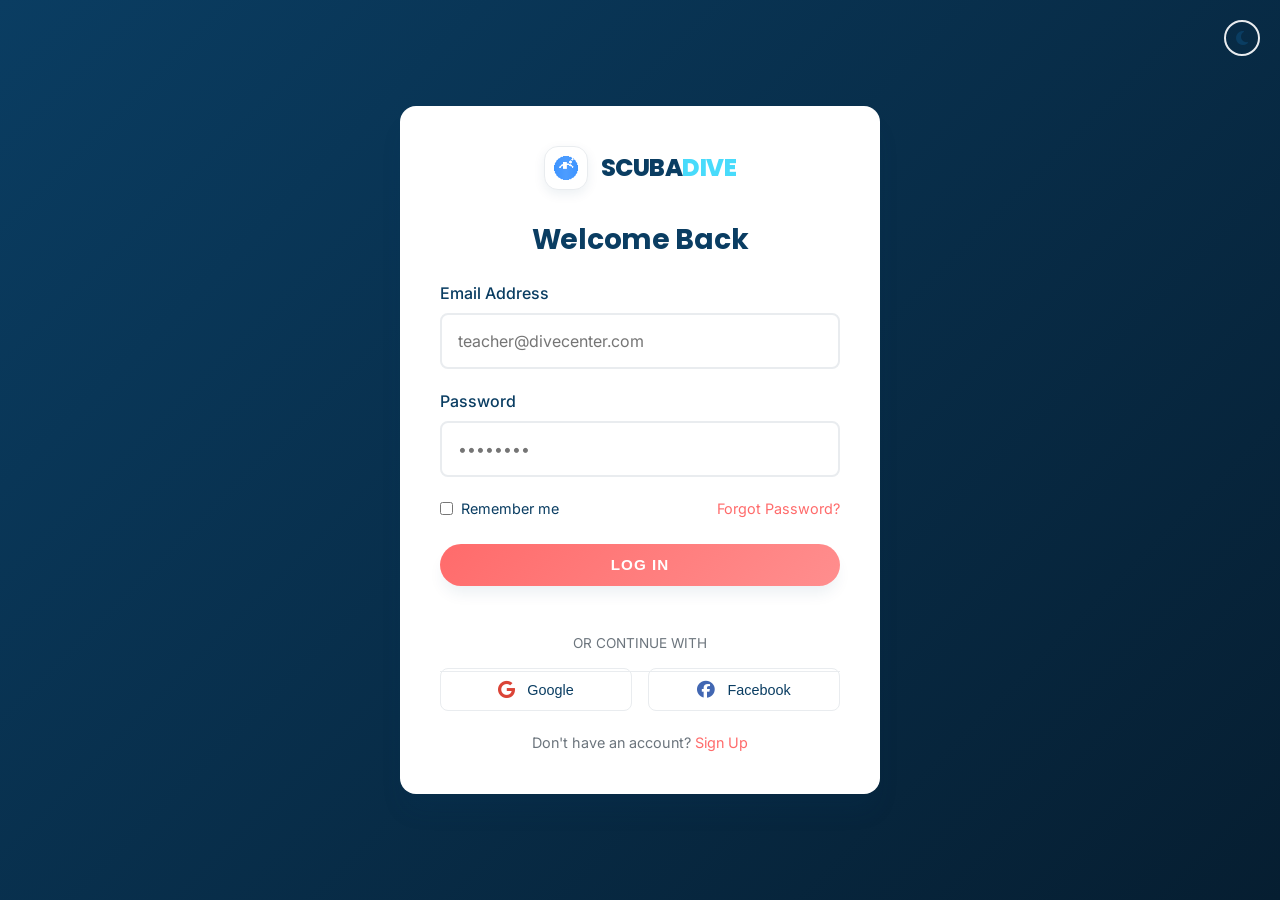
<file: login.html>
<!DOCTYPE html>
<html lang="en">

<head>
    <link rel="icon" type="image/png" href="assets/images/scubadive_favicon.png">
    <meta charset="UTF-8">
    <meta name="viewport" content="width=device-width, initial-scale=1.0">
    <title>Login | Scuba Dive Center</title>

    <!-- Fonts -->
    <link rel="preconnect" href="https://fonts.googleapis.com">
    <link rel="preconnect" href="https://fonts.gstatic.com" crossorigin>
    <link
        href="https://fonts.googleapis.com/css2?family=Inter:wght@400;500;600&family=Poppins:wght@600;700;800&display=swap"
        rel="stylesheet">

    <!-- Icons -->
    <link rel="stylesheet" href="https://cdnjs.cloudflare.com/ajax/libs/font-awesome/6.4.0/css/all.min.css">

    <!-- Custom CSS -->
    <link rel="stylesheet" href="assets/css/style.css">

    <script>
        // Immediate Theme Apply to prevent flash
        const savedTheme = localStorage.getItem('theme') || 'light';
        document.documentElement.setAttribute('data-theme', savedTheme);
    </script>
</head>

<body>
    <div style="position: fixed; top: 20px; right: 20px; z-index: 1000;">
        <button class="theme-toggle" id="themeToggle" title="Toggle Theme" style="border-color: var(--gray-200);">
            <i class="fa-solid fa-moon"></i>
        </button>
    </div>

    <div class="auth-body">
        <div class="auth-card">
            <a href="index.html" class="nav-logo" style="justify-content: center; margin-bottom: 2rem;">
                <div class="logo-icon">
                    <img src="assets/images/scubadive_favicon.png" alt="ScubaDive Logo" class="logo-img" style="height: 100%; width: 100%; object-fit: contain;">
                </div>
                <div class="logo-text">
                    <span class="brand-name">Scuba<span>Dive</span></span>
                </div>
            </a>

            <h2>Welcome Back</h2>

            <form action="dashboard.html"> <!-- Simulating login -->
                <div class="form-group">
                    <label>Email Address</label>
                    <input type="email" class="form-control" placeholder="teacher@divecenter.com">
                </div>

                <div class="form-group">
                    <label>Password</label>
                    <input type="password" class="form-control" placeholder="••••••••">
                </div>

                <div class="d-flex justify-between align-center" style="margin-bottom: 1.5rem; font-size: 0.9rem;">
                    <label class="d-flex align-center gap-1">
                        <input type="checkbox"> Remember me
                    </label>
                    <a href="#" class="text-primary">Forgot Password?</a>
                </div>

                <button type="submit" class="btn btn-primary" style="width: 100%; margin-bottom: 1.5rem;">Log
                    In</button>
            </form>

            <div class="social-login">
                <span>OR CONTINUE WITH</span>
                <div class="social-btns">
                    <button class="btn-social">
                        <i class="fa-brands fa-google"></i> Google
                    </button>
                    <button class="btn-social">
                        <i class="fa-brands fa-facebook"></i> Facebook
                    </button>
                </div>
            </div>


            <p style="font-size: 0.9rem; margin-bottom: 0;">Don't have an account? <a href="register.html"
                    class="text-primary font-weight-bold">Sign Up</a></p>

        </div>
    </div>

    <script src="assets/js/main.js"></script>
</body>

</html>
</file>
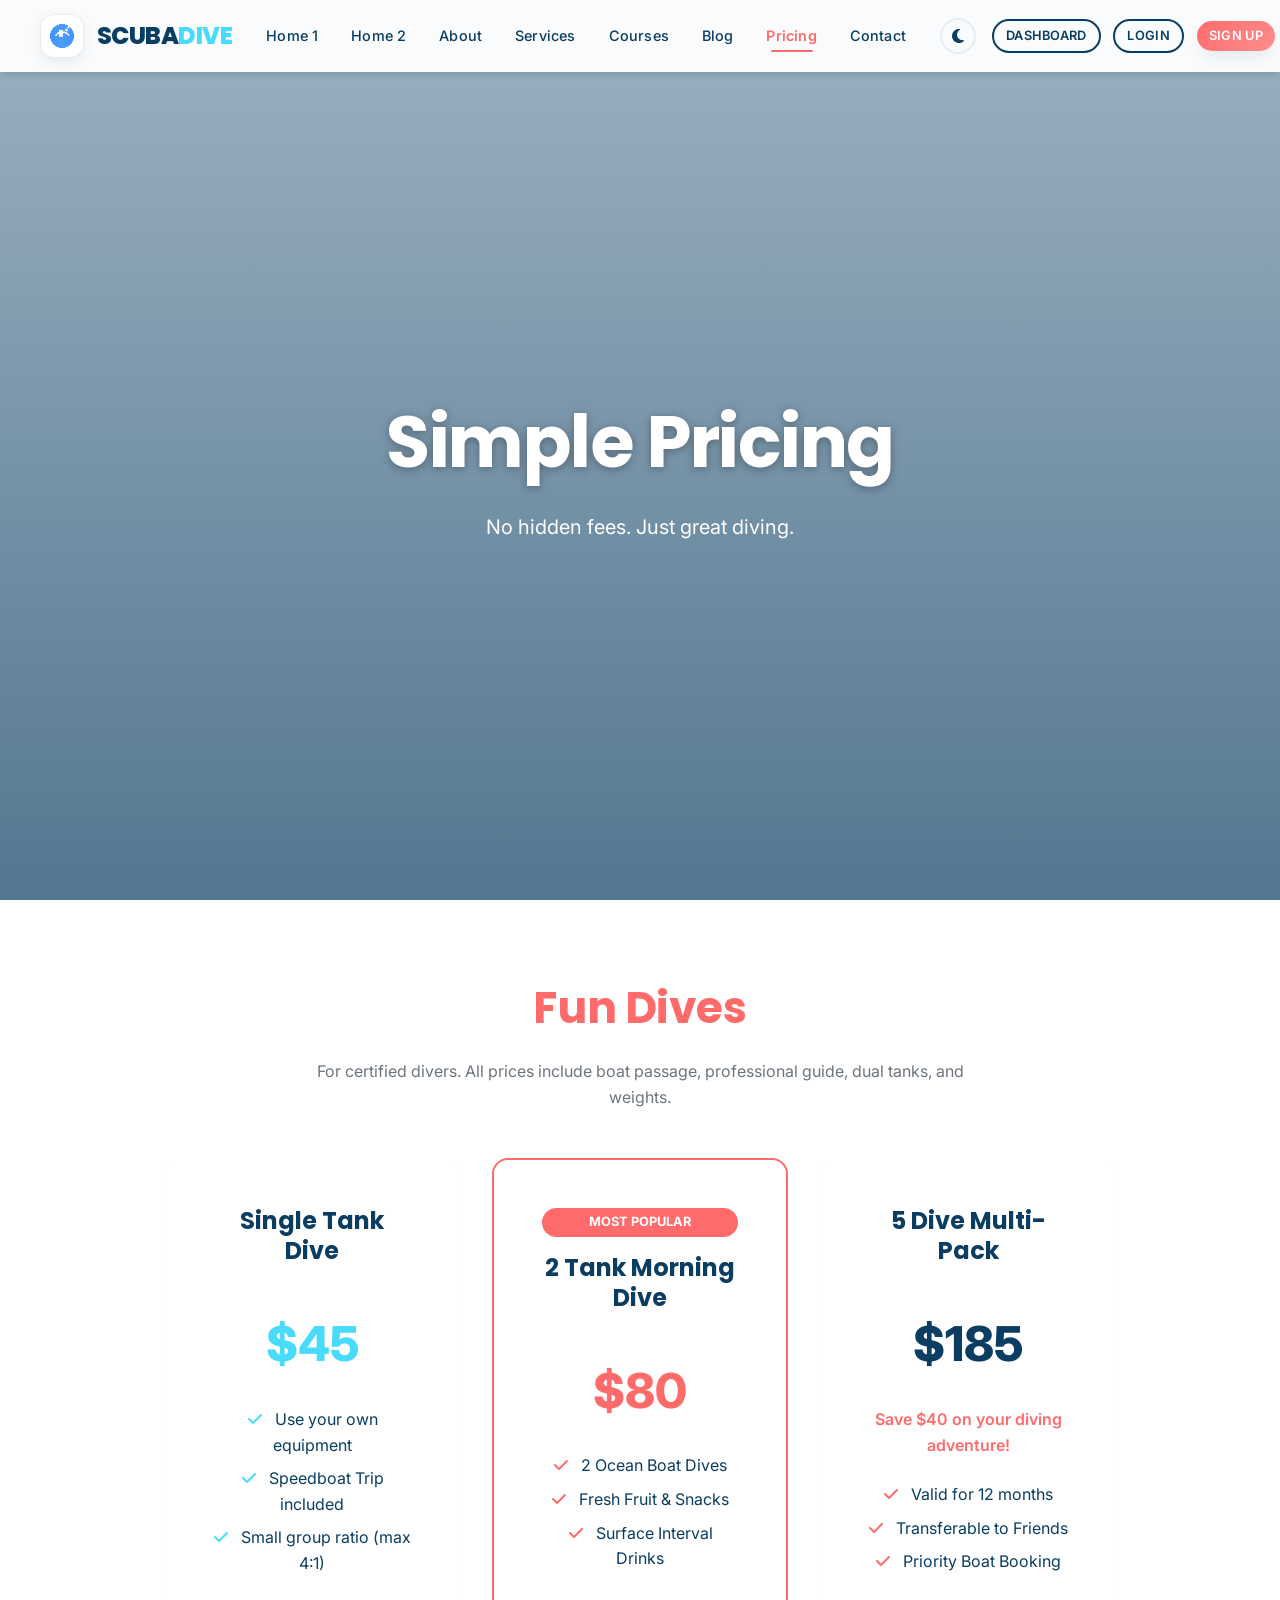
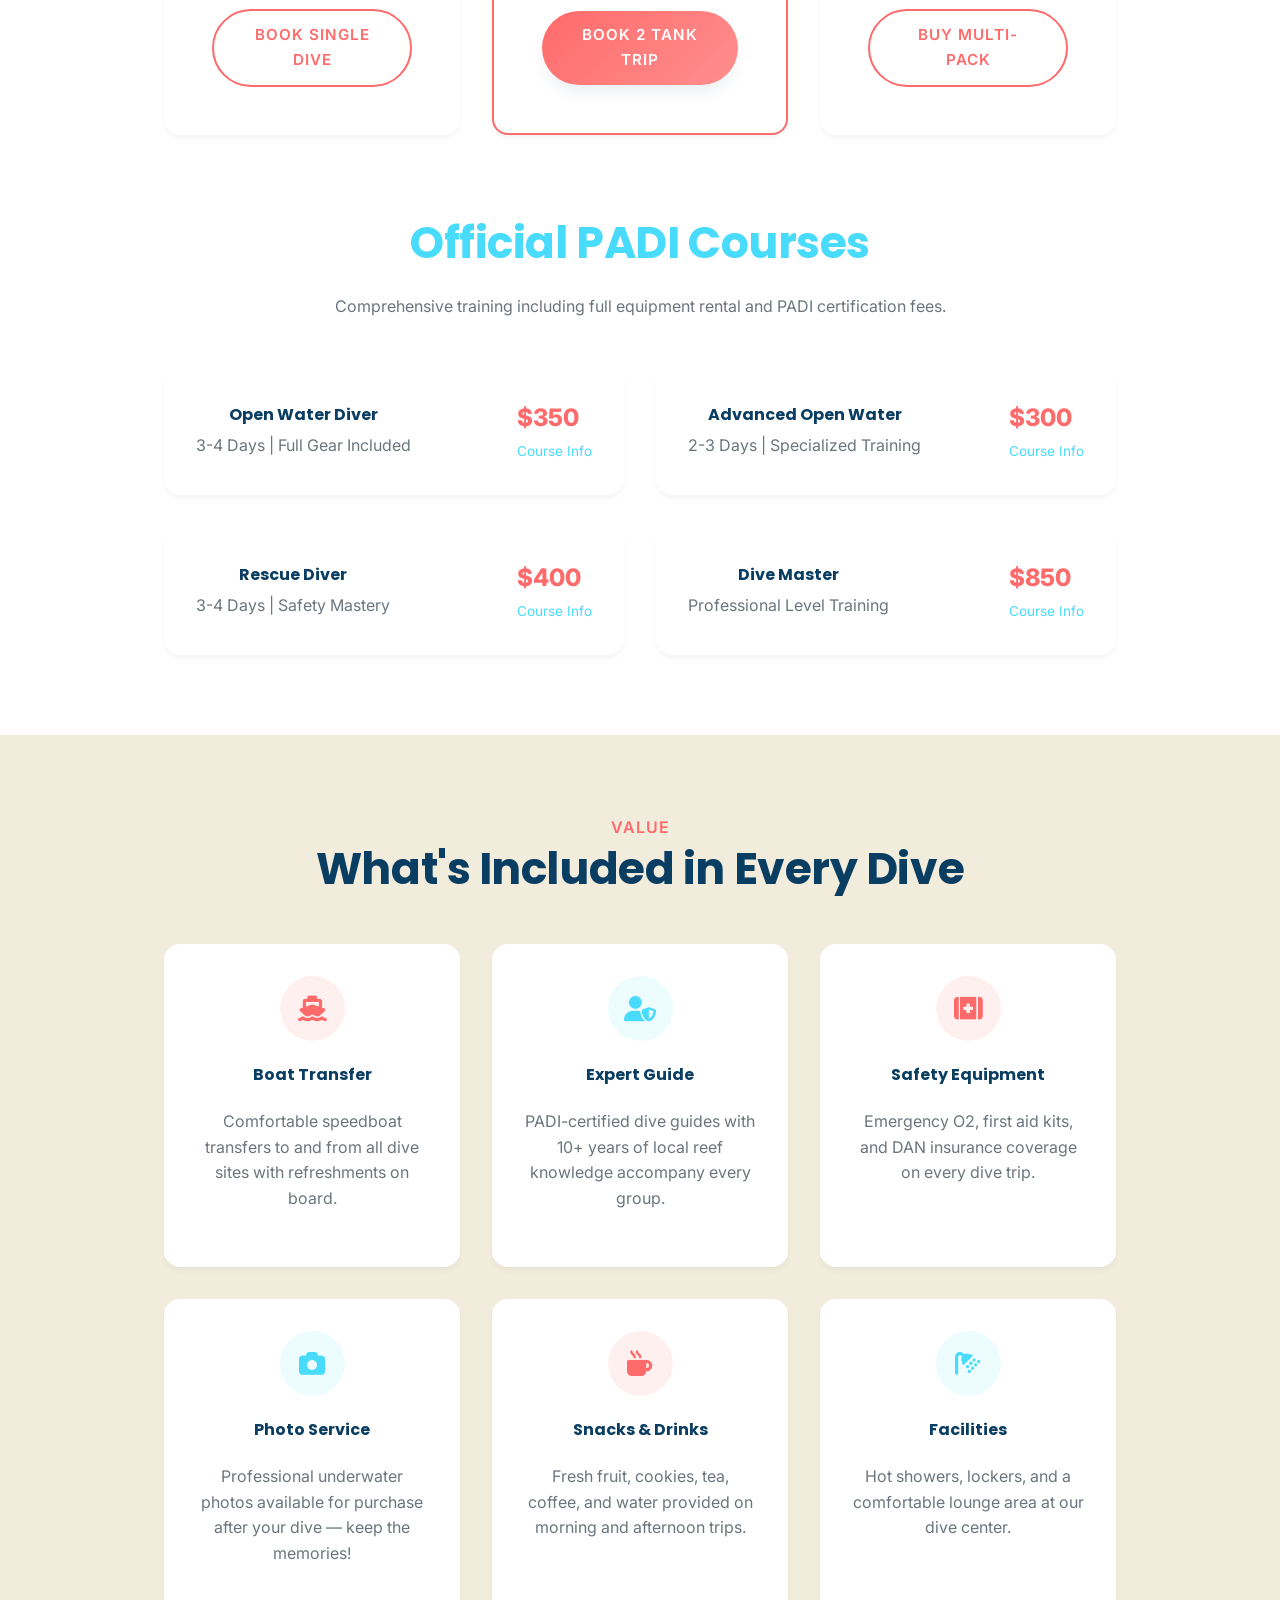
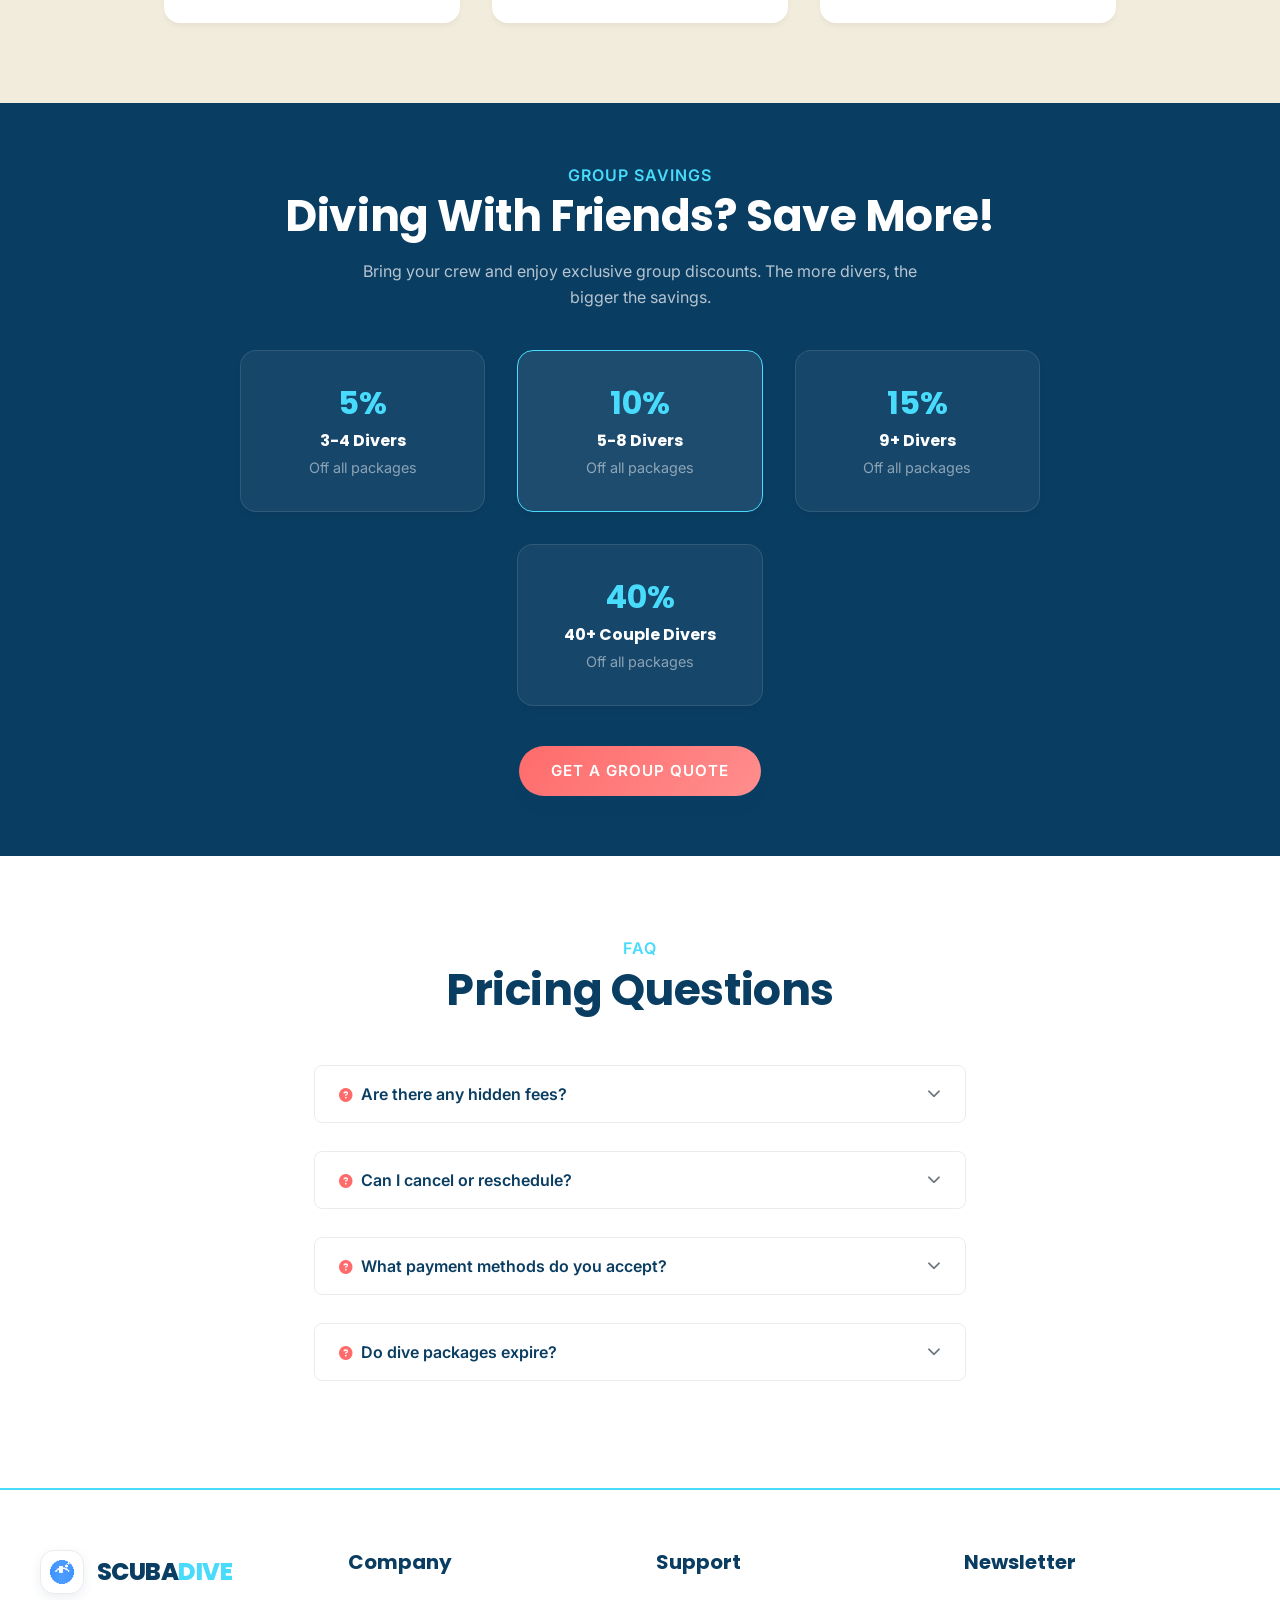
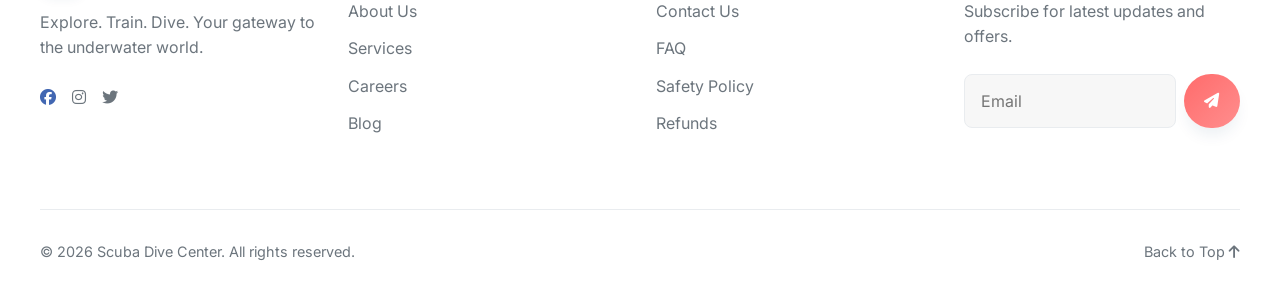
<file: pricing.html>
<!DOCTYPE html>
<html lang="en">

<head>
    <link rel="icon" type="image/png" href="assets/images/scubadive_favicon.png">
    <meta charset="UTF-8">
    <meta name="viewport" content="width=device-width, initial-scale=1.0">
    <title>Pricing | Scuba Dive Center</title>

    <!-- Fonts -->
    <link rel="preconnect" href="https://fonts.googleapis.com">
    <link rel="preconnect" href="https://fonts.gstatic.com" crossorigin>
    <link
        href="https://fonts.googleapis.com/css2?family=Inter:wght@400;500;600&family=Poppins:wght@600;700;800&display=swap"
        rel="stylesheet">

    <!-- Icons -->
    <link rel="stylesheet" href="https://cdnjs.cloudflare.com/ajax/libs/font-awesome/6.4.0/css/all.min.css">

    <!-- Custom CSS -->
    <link rel="stylesheet" href="assets/css/style.css">
</head>

<body>

    <!-- Header -->
    <header class="header">
        <div class="container d-flex justify-between align-center">
            <a href="index.html" class="nav-logo">
                <div class="logo-icon">
                    <img src="assets/images/scubadive_favicon.png" alt="ScubaDive Logo" class="logo-img"
                        style="height: 100%; width: 100%; object-fit: contain;">
                </div>
                <div class="logo-text">
                    <span class="brand-name">Scuba<span>Dive</span></span>
                </div>
            </a>

            <nav>
                <ul class="nav-links align-center">
                    <li><a href="index.html" class="nav-link">Home 1</a></li>
                    <li><a href="home-2.html" class="nav-link">Home 2</a></li>
                    <li><a href="about.html" class="nav-link">About</a></li>
                    <li><a href="services.html" class="nav-link">Services</a></li>
                    <li><a href="courses.html" class="nav-link">Courses</a></li>
                    <li><a href="blog.html" class="nav-link">Blog</a></li>
                    <li><a href="pricing.html" class="nav-link active">Pricing</a></li>
                    <li><a href="contact.html" class="nav-link">Contact</a></li>
                </ul>
            </nav>

            <div class="d-flex align-center gap-2">
                <button class="theme-toggle" id="themeToggle" title="Toggle Theme"><i
                        class="fa-solid fa-moon"></i></button>
                <button class="mobile-toggle text-dark"><i class="fa-solid fa-bars"></i></button>
                <div class="header-actions d-none d-md-flex gap-2">
                    <a href="dashboard.html" class="btn btn-outline text-dark"
                        style="border-color: var(--dark); color: var(--dark);">Dashboard</a>
                    <a href="login.html" class="btn btn-outline text-dark"
                        style="border-color: var(--dark); color: var(--dark);">Login</a>
                    <a href="register.html" class="btn btn-primary">Sign Up</a>
                </div>
            </div>
        </div>
    </header>

    <!-- Page Header -->
    <section class="hero"
        style="min-height: 50vh; background-image: url('https://images.unsplash.com/photo-1579895204439-d8e20349ca1a?q=80&w=2070&auto=format&fit=crop');">
        <div class="container hero-content text-center">
            <h1 class="text-white">Simple Pricing</h1>
            <p class="text-white">No hidden fees. Just great diving.</p>
        </div>
    </section>

    <!-- Pricing Section -->
    <section class="section">
        <div class="container">
            <!-- Category 1: Fun Dives -->
            <div class="text-center" style="margin-bottom: var(--space-xl);">
                <h2 class="text-primary">Fun Dives</h2>
                <p>For certified divers. All prices include boat passage, professional guide, dual tanks, and weights.
                </p>
            </div>

            <div class="grid grid-3 pricing-grid" style="margin-bottom: var(--space-xxl);">
                <div class="card pricing-card text-center" style="padding: var(--space-xl);">
                    <h3 style="font-size: 1.5rem; margin-bottom: var(--space-sm);">Single Tank Dive</h3>
                    <div class="text-secondary" style="font-size: 3rem; font-weight: 800; margin: var(--space-md) 0;">
                        $45
                    </div>
                    <ul class="text-sm"
                        style="margin-bottom: var(--space-lg); list-style: none; display: flex; flex-direction: column; gap: var(--space-xs);">
                        <li><i class="fa-solid fa-check text-secondary"></i> Use your own equipment</li>
                        <li><i class="fa-solid fa-check text-secondary"></i> Speedboat Trip included</li>
                        <li><i class="fa-solid fa-check text-secondary"></i> Small group ratio (max 4:1)</li>
                    </ul>
                    <a href="contact.html" class="btn btn-outline" style="width: 100%;">Book Single Dive</a>
                </div>
                <div class="card pricing-card text-center"
                    style="padding: var(--space-xl); border: 2px solid var(--primary);">
                    <div
                        style="background: var(--primary); color: white; display: inline-block; padding: 4px 16px; border-radius: 50px; font-size: 0.8rem; font-weight: 700; margin-bottom: var(--space-sm);">
                        MOST POPULAR</div>
                    <h3 style="font-size: 1.5rem; margin-bottom: var(--space-sm);">2 Tank Morning Dive</h3>
                    <div class="text-primary" style="font-size: 3rem; font-weight: 800; margin: var(--space-md) 0;">
                        $80</div>
                    <ul class="text-sm"
                        style="margin-bottom: var(--space-lg); list-style: none; display: flex; flex-direction: column; gap: var(--space-xs);">
                        <li><i class="fa-solid fa-check text-primary"></i> 2 Ocean Boat Dives</li>
                        <li><i class="fa-solid fa-check text-primary"></i> Fresh Fruit & Snacks</li>
                        <li><i class="fa-solid fa-check text-primary"></i> Surface Interval Drinks</li>
                    </ul>
                    <a href="contact.html" class="btn btn-primary" style="width: 100%;">Book 2 Tank Trip</a>
                </div>
                <div class="card pricing-card text-center" style="padding: var(--space-xl);">
                    <h3 style="font-size: 1.5rem; margin-bottom: var(--space-sm);">5 Dive Multi-Pack</h3>
                    <div class="text-dark" style="font-size: 3rem; font-weight: 800; margin: var(--space-md) 0;">$185
                    </div>
                    <p style="color: var(--primary); font-weight: 600; margin-bottom: var(--space-md);">Save $40 on your
                        diving adventure!</p>
                    <ul class="text-sm"
                        style="margin-bottom: var(--space-lg); list-style: none; display: flex; flex-direction: column; gap: var(--space-xs);">
                        <li><i class="fa-solid fa-check text-primary"></i> Valid for 12 months</li>
                        <li><i class="fa-solid fa-check text-primary"></i> Transferable to Friends</li>
                        <li><i class="fa-solid fa-check text-primary"></i> Priority Boat Booking</li>
                    </ul>
                    <a href="contact.html" class="btn btn-outline" style="width: 100%;">Buy Multi-Pack</a>
                </div>
            </div>

            <!-- Category 2: Courses -->
            <div class="text-center" style="margin-bottom: var(--space-xl);">
                <h2 class="text-secondary">Official PADI Courses</h2>
                <p>Comprehensive training including full equipment rental and PADI certification fees.</p>
            </div>

            <div class="stack">
                <div class="grid grid-2">
                    <div class="card d-flex justify-between align-center" style="padding: var(--space-lg);">
                        <div class="text-left">
                            <h4 style="margin-bottom: var(--space-xs);">Open Water Diver</h4>
                            <p class="text-sm" style="margin-bottom: 0;">3-4 Days | Full Gear Included</p>
                        </div>
                        <div class="text-right">
                            <div class="text-primary" style="font-size: 1.5rem; font-weight: 800;">$350</div>
                            <a href="service-details.html" class="text-secondary font-weight-bold"
                                style="font-size: 0.85rem;">Course Info</a>
                        </div>
                    </div>
                    <div class="card d-flex justify-between align-center" style="padding: var(--space-lg);">
                        <div class="text-left">
                            <h4 style="margin-bottom: var(--space-xs);">Advanced Open Water</h4>
                            <p class="text-sm" style="margin-bottom: 0;">2-3 Days | Specialized Training</p>
                        </div>
                        <div class="text-right">
                            <div class="text-primary" style="font-size: 1.5rem; font-weight: 800;">$300</div>
                            <a href="service-details.html" class="text-secondary font-weight-bold"
                                style="font-size: 0.85rem;">Course Info</a>
                        </div>
                    </div>
                </div>
                <div class="grid grid-2">
                    <div class="card d-flex justify-between align-center" style="padding: var(--space-lg);">
                        <div class="text-left">
                            <h4 style="margin-bottom: var(--space-xs);">Rescue Diver</h4>
                            <p class="text-sm" style="margin-bottom: 0;">3-4 Days | Safety Mastery</p>
                        </div>
                        <div class="text-right">
                            <div class="text-primary" style="font-size: 1.5rem; font-weight: 800;">$400</div>
                            <a href="service-details.html" class="text-secondary font-weight-bold"
                                style="font-size: 0.85rem;">Course Info</a>
                        </div>
                    </div>
                    <div class="card d-flex justify-between align-center" style="padding: var(--space-lg);">
                        <div class="text-left">
                            <h4 style="margin-bottom: var(--space-xs);">Dive Master</h4>
                            <p class="text-sm" style="margin-bottom: 0;">Professional Level Training</p>
                        </div>
                        <div class="text-right">
                            <div class="text-primary" style="font-size: 1.5rem; font-weight: 800;">$850</div>
                            <a href="service-details.html" class="text-secondary font-weight-bold"
                                style="font-size: 0.85rem;">Course Info</a>
                        </div>
                    </div>
                </div>
            </div>

        </div>
    </section>

    <!-- What's Included -->
    <section class="section bg-light">
        <div class="container">
            <div class="text-center" style="margin-bottom: 3rem;">
                <span class="text-primary" style="font-weight: 600; letter-spacing: 1px;">VALUE</span>
                <h2>What's Included in Every Dive</h2>
            </div>
            <div class="grid grid-3">
                <div class="card text-center" style="padding: 2rem;">
                    <div
                        style="width: 65px; height: 65px; background: rgba(255, 107, 107, 0.1); border-radius: 50%; display: flex; align-items: center; justify-content: center; margin: 0 auto 1.5rem;">
                        <i class="fa-solid fa-ship text-primary" style="font-size: 1.6rem;"></i>
                    </div>
                    <h4>Boat Transfer</h4>
                    <p class="text-sm">Comfortable speedboat transfers to and from all dive sites with refreshments on
                        board.</p>
                </div>
                <div class="card text-center" style="padding: 2rem;">
                    <div
                        style="width: 65px; height: 65px; background: rgba(72, 219, 251, 0.1); border-radius: 50%; display: flex; align-items: center; justify-content: center; margin: 0 auto 1.5rem;">
                        <i class="fa-solid fa-user-shield text-secondary" style="font-size: 1.6rem;"></i>
                    </div>
                    <h4>Expert Guide</h4>
                    <p class="text-sm">PADI-certified dive guides with 10+ years of local reef knowledge accompany every
                        group.</p>
                </div>
                <div class="card text-center" style="padding: 2rem;">
                    <div
                        style="width: 65px; height: 65px; background: rgba(255, 107, 107, 0.1); border-radius: 50%; display: flex; align-items: center; justify-content: center; margin: 0 auto 1.5rem;">
                        <i class="fa-solid fa-kit-medical text-primary" style="font-size: 1.6rem;"></i>
                    </div>
                    <h4>Safety Equipment</h4>
                    <p class="text-sm">Emergency O2, first aid kits, and DAN insurance coverage on every dive trip.</p>
                </div>
                <div class="card text-center" style="padding: 2rem;">
                    <div
                        style="width: 65px; height: 65px; background: rgba(72, 219, 251, 0.1); border-radius: 50%; display: flex; align-items: center; justify-content: center; margin: 0 auto 1.5rem;">
                        <i class="fa-solid fa-camera text-secondary" style="font-size: 1.6rem;"></i>
                    </div>
                    <h4>Photo Service</h4>
                    <p class="text-sm">Professional underwater photos available for purchase after your dive — keep the
                        memories!</p>
                </div>
                <div class="card text-center" style="padding: 2rem;">
                    <div
                        style="width: 65px; height: 65px; background: rgba(255, 107, 107, 0.1); border-radius: 50%; display: flex; align-items: center; justify-content: center; margin: 0 auto 1.5rem;">
                        <i class="fa-solid fa-mug-hot text-primary" style="font-size: 1.6rem;"></i>
                    </div>
                    <h4>Snacks & Drinks</h4>
                    <p class="text-sm">Fresh fruit, cookies, tea, coffee, and water provided on morning and afternoon
                        trips.</p>
                </div>
                <div class="card text-center" style="padding: 2rem;">
                    <div
                        style="width: 65px; height: 65px; background: rgba(72, 219, 251, 0.1); border-radius: 50%; display: flex; align-items: center; justify-content: center; margin: 0 auto 1.5rem;">
                        <i class="fa-solid fa-shower text-secondary" style="font-size: 1.6rem;"></i>
                    </div>
                    <h4>Facilities</h4>
                    <p class="text-sm">Hot showers, lockers, and a comfortable lounge area at our dive center.</p>
                </div>
            </div>
        </div>
    </section>

    <!-- Group Discounts -->
    <section class="section bg-dark text-center" style="padding: 60px 0;">
        <div class="container">
            <span class="text-secondary" style="font-weight: 600; letter-spacing: 1px;">GROUP SAVINGS</span>
            <h2 class="text-white" style="margin-bottom: 1rem;">Diving With Friends? Save More!</h2>
            <p style="color: rgba(255,255,255,0.7); max-width: 600px; margin: 0 auto 2.5rem;">
                Bring your crew and enjoy exclusive group discounts. The more divers, the bigger the savings.
            </p>
            <div class="grid grid-3 grid-center-last" style="max-width: 800px; margin: 0 auto;">
                <div class="card"
                    style="padding: 2rem; background: rgba(255,255,255,0.05); border: 1px solid rgba(255,255,255,0.1);">
                    <h3 class="text-secondary" style="font-size: 2rem; margin-bottom: 0.5rem;">5%</h3>
                    <h4 class="text-white" style="margin-bottom: 0.3rem;">3-4 Divers</h4>
                    <p style="color: rgba(255,255,255,0.5); font-size: 0.9rem; margin-bottom: 0;">Off all packages</p>
                </div>
                <div class="card"
                    style="padding: 2rem; background: rgba(255,255,255,0.08); border: 1px solid var(--secondary);">
                    <h3 class="text-secondary" style="font-size: 2rem; margin-bottom: 0.5rem;">10%</h3>
                    <h4 class="text-white" style="margin-bottom: 0.3rem;">5-8 Divers</h4>
                    <p style="color: rgba(255,255,255,0.5); font-size: 0.9rem; margin-bottom: 0;">Off all packages</p>
                </div>
                <div class="card"
                    style="padding: 2rem; background: rgba(255,255,255,0.05); border: 1px solid rgba(255,255,255,0.1);">
                    <h3 class="text-secondary" style="font-size: 2rem; margin-bottom: 0.5rem;">15%</h3>
                    <h4 class="text-white" style="margin-bottom: 0.3rem;">9+ Divers</h4>
                    <p style="color: rgba(255,255,255,0.5); font-size: 0.9rem; margin-bottom: 0;">Off all packages</p>
                </div>
                <div class="card"
                    style="padding: 2rem; background: rgba(255,255,255,0.05); border: 1px solid rgba(255,255,255,0.1);">
                    <h3 class="text-secondary" style="font-size: 2rem; margin-bottom: 0.5rem;">40%</h3>
                    <h4 class="text-white" style="margin-bottom: 0.3rem;">40+ Couple Divers</h4>
                    <p style="color: rgba(255,255,255,0.5); font-size: 0.9rem; margin-bottom: 0;">Off all packages</p>
                </div>
            </div>
            <a href="contact.html" class="btn btn-primary" style="margin-top: 2.5rem;">Get a Group Quote</a>
        </div>
    </section>

    <!-- Pricing FAQ -->
    <section class="section section-footer-gap">
        <div class="container" style="max-width: 700px;">
            <div class="text-center" style="margin-bottom: 3rem;">
                <span class="text-secondary" style="font-weight: 600; letter-spacing: 1px;">FAQ</span>
                <h2>Pricing Questions</h2>
            </div>
            <div class="faq-grid">
                <!-- FAQ 1 -->
                <div class="faq-item">
                    <button class="faq-question">
                        <span><i class="fa-solid fa-circle-question text-primary" style="margin-right: 0.5rem;"></i>Are
                            there any hidden fees?</span>
                        <i class="fa-solid fa-chevron-down"></i>
                    </button>
                    <div class="faq-answer">
                        <p>Absolutely not. All prices include boat, guide, tank, and weights. Equipment rental is
                            separate only if you don't have your own gear.</p>
                    </div>
                </div>

                <!-- FAQ 2 -->
                <div class="faq-item">
                    <button class="faq-question">
                        <span><i class="fa-solid fa-circle-question text-primary" style="margin-right: 0.5rem;"></i>Can
                            I cancel or reschedule?</span>
                        <i class="fa-solid fa-chevron-down"></i>
                    </button>
                    <div class="faq-answer">
                        <p>Yes! Free cancellation up to 24 hours before your dive. Rescheduling is always free.</p>
                    </div>
                </div>

                <!-- FAQ 3 -->
                <div class="faq-item">
                    <button class="faq-question">
                        <span><i class="fa-solid fa-circle-question text-primary" style="margin-right: 0.5rem;"></i>What
                            payment methods do you accept?</span>
                        <i class="fa-solid fa-chevron-down"></i>
                    </button>
                    <div class="faq-answer">
                        <p>We accept cash, Visa, Mastercard, and bank transfers. A 50% deposit is required to secure
                            your booking.</p>
                    </div>
                </div>

                <!-- FAQ 4 -->
                <div class="faq-item">
                    <button class="faq-question">
                        <span><i class="fa-solid fa-circle-question text-primary" style="margin-right: 0.5rem;"></i>Do
                            dive packages expire?</span>
                        <i class="fa-solid fa-chevron-down"></i>
                    </button>
                    <div class="faq-answer">
                        <p>The 5 Dive Pack is valid for 12 months from purchase and is transferable to friends and
                            family.</p>
                    </div>
                </div>
            </div>
        </div>
    </section>

    <!-- Footer (Identical) -->
    <footer class="footer">
        <div class="container">
            <div class="grid grid-4">
                <div>
                    <a href="index.html" class="nav-logo" style="margin-bottom: 1rem; display: flex;">
                        <div class="logo-icon">
                            <img src="assets/images/scubadive_favicon.png" alt="ScubaDive Logo" class="logo-img"
                                style="height: 100%; width: 100%; object-fit: contain;">
                        </div>
                        <div class="logo-text">
                            <span class="brand-name">Scuba<span>Dive</span></span>
                        </div>
                    </a>
                    <p style="color: rgba(255,255,255,0.7);">Explore. Train. Dive. Your gateway to the underwater world.
                    </p>
                    <div class="d-flex gap-2 text-white">
                        <a href="#"><i class="fa-brands fa-facebook"></i></a>
                        <a href="#"><i class="fa-brands fa-instagram"></i></a>
                        <a href="#"><i class="fa-brands fa-twitter"></i></a>
                    </div>
                </div>

                <div>
                    <h4>Company</h4>
                    <ul class="footer-links">
                        <li><a href="about.html">About Us</a></li>
                        <li><a href="services.html">Services</a></li>
                        <li><a href="#">Careers</a></li>
                        <li><a href="blog.html">Blog</a></li>
                    </ul>
                </div>

                <div>
                    <h4>Support</h4>
                    <ul class="footer-links">
                        <li><a href="contact.html">Contact Us</a></li>
                        <li><a href="#">FAQ</a></li>
                        <li><a href="#">Safety Policy</a></li>
                        <li><a href="#">Refunds</a></li>
                    </ul>
                </div>

                <div>
                    <h4>Newsletter</h4>
                    <p style="color: rgba(255,255,255,0.7);">Subscribe for latest updates and offers.</p>
                    <form style="display: flex; gap: 0.5rem;">
                        <input type="email" placeholder="Email" class="form-control"
                            style="background: rgba(255,255,255,0.1); border: none; color: white;">
                        <button class="btn btn-primary" style="padding: 0 20px;"><i
                                class="fa-solid fa-paper-plane"></i></button>
                    </form>
                </div>
            </div>

            <div class="footer-bottom">
                <span>&copy; 2026 Scuba Dive Center. All rights reserved.</span>
                <a href="#">Back to Top <i class="fa-solid fa-arrow-up"></i></a>
            </div>
        </div>
    </footer>

    <script src="assets/js/main.js"></script>
</body>

</html>
</file>
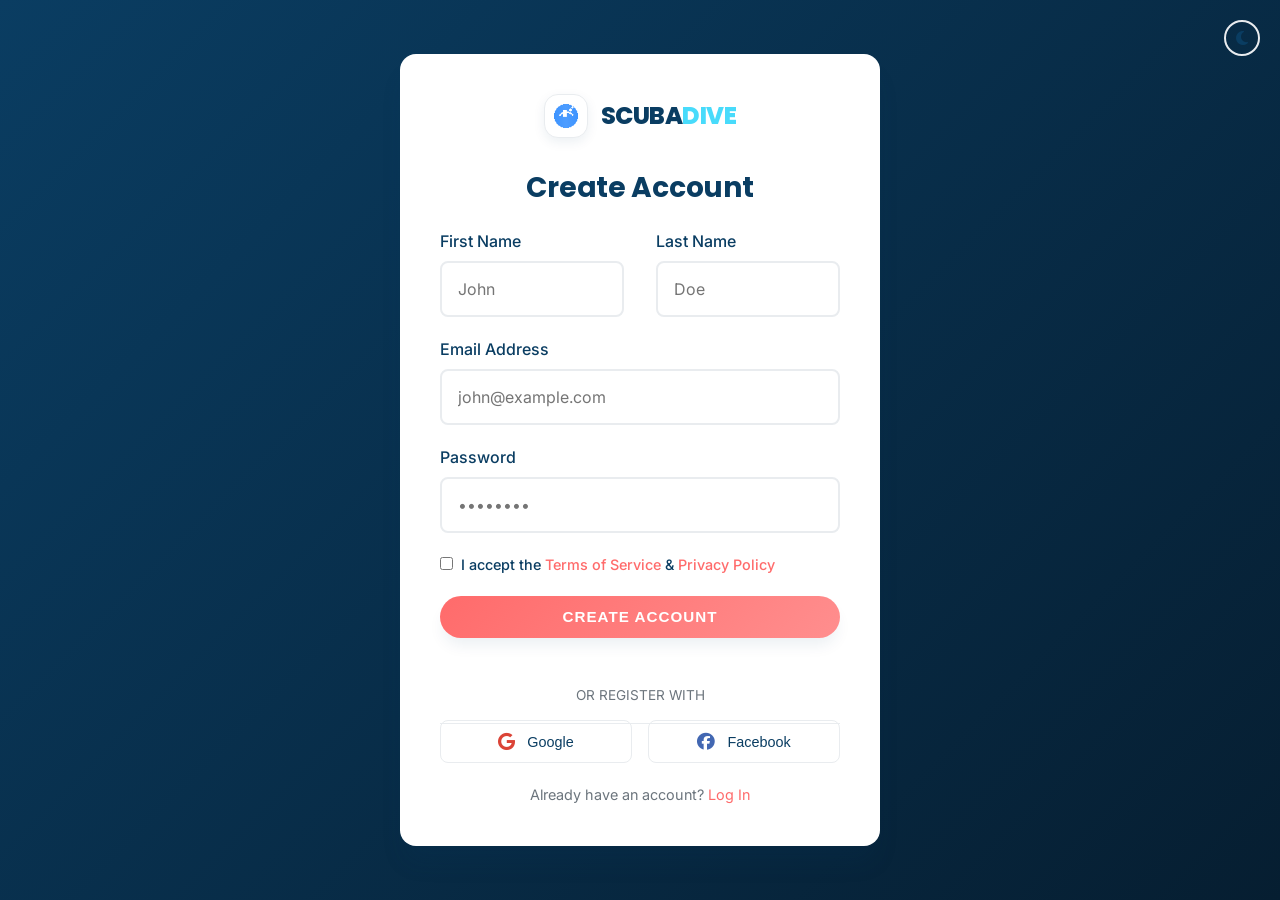
<file: register.html>
<!DOCTYPE html>
<html lang="en">

<head>
    <link rel="icon" type="image/png" href="assets/images/scubadive_favicon.png">
    <meta charset="UTF-8">
    <meta name="viewport" content="width=device-width, initial-scale=1.0">
    <title>Sign Up | Scuba Dive Center</title>

    <!-- Fonts -->
    <link rel="preconnect" href="https://fonts.googleapis.com">
    <link rel="preconnect" href="https://fonts.gstatic.com" crossorigin>
    <link
        href="https://fonts.googleapis.com/css2?family=Inter:wght@400;500;600&family=Poppins:wght@600;700;800&display=swap"
        rel="stylesheet">

    <!-- Icons -->
    <link rel="stylesheet" href="https://cdnjs.cloudflare.com/ajax/libs/font-awesome/6.4.0/css/all.min.css">

    <!-- Custom CSS -->
    <link rel="stylesheet" href="assets/css/style.css">

    <script>
        // Immediate Theme Apply to prevent flash
        const savedTheme = localStorage.getItem('theme') || 'light';
        document.documentElement.setAttribute('data-theme', savedTheme);
    </script>
</head>

<body>
    <div style="position: fixed; top: 20px; right: 20px; z-index: 1000;">
        <button class="theme-toggle" id="themeToggle" title="Toggle Theme" style="border-color: var(--gray-200);">
            <i class="fa-solid fa-moon"></i>
        </button>
    </div>

    <div class="auth-body">
        <div class="auth-card">
            <a href="index.html" class="nav-logo" style="justify-content: center; margin-bottom: 2rem;">
                <div class="logo-icon">
                    <img src="assets/images/scubadive_favicon.png" alt="ScubaDive Logo" class="logo-img" style="height: 100%; width: 100%; object-fit: contain;">
                </div>
                <div class="logo-text">
                    <span class="brand-name">Scuba<span>Dive</span></span>
                </div>
            </a>

            <h2>Create Account</h2>

            <form action="dashboard.html">
                <div class="grid grid-2">
                    <div class="form-group">
                        <label>First Name</label>
                        <input type="text" class="form-control" placeholder="John">
                    </div>
                    <div class="form-group">
                        <label>Last Name</label>
                        <input type="text" class="form-control" placeholder="Doe">
                    </div>
                </div>

                <div class="form-group">
                    <label>Email Address</label>
                    <input type="email" class="form-control" placeholder="john@example.com">
                </div>

                <div class="form-group">
                    <label>Password</label>
                    <input type="password" class="form-control" placeholder="••••••••">
                </div>

                <div class="form-group text-left" style="text-align: left; font-size: 0.9rem;">
                    <label class="d-flex align-center gap-1" style="align-items: flex-start;">
                        <input type="checkbox" style="margin-top: 4px;">
                        <span>I accept the <a href="#" class="text-primary">Terms of Service</a> & <a href="#"
                                class="text-primary">Privacy Policy</a></span>
                    </label>
                </div>

                <button type="submit" class="btn btn-primary" style="width: 100%; margin-bottom: 1.5rem;">Create
                    Account</button>
            </form>

            <div class="social-login">
                <span>OR REGISTER WITH</span>
                <div class="social-btns">
                    <button class="btn-social">
                        <i class="fa-brands fa-google"></i> Google
                    </button>
                    <button class="btn-social">
                        <i class="fa-brands fa-facebook"></i> Facebook
                    </button>
                </div>
            </div>


            <p style="font-size: 0.9rem; margin-bottom: 0;">Already have an account? <a href="login.html"
                    class="text-primary font-weight-bold">Log In</a></p>
        </div>
    </div>

    <script src="assets/js/main.js"></script>
</body>

</html>
</file>
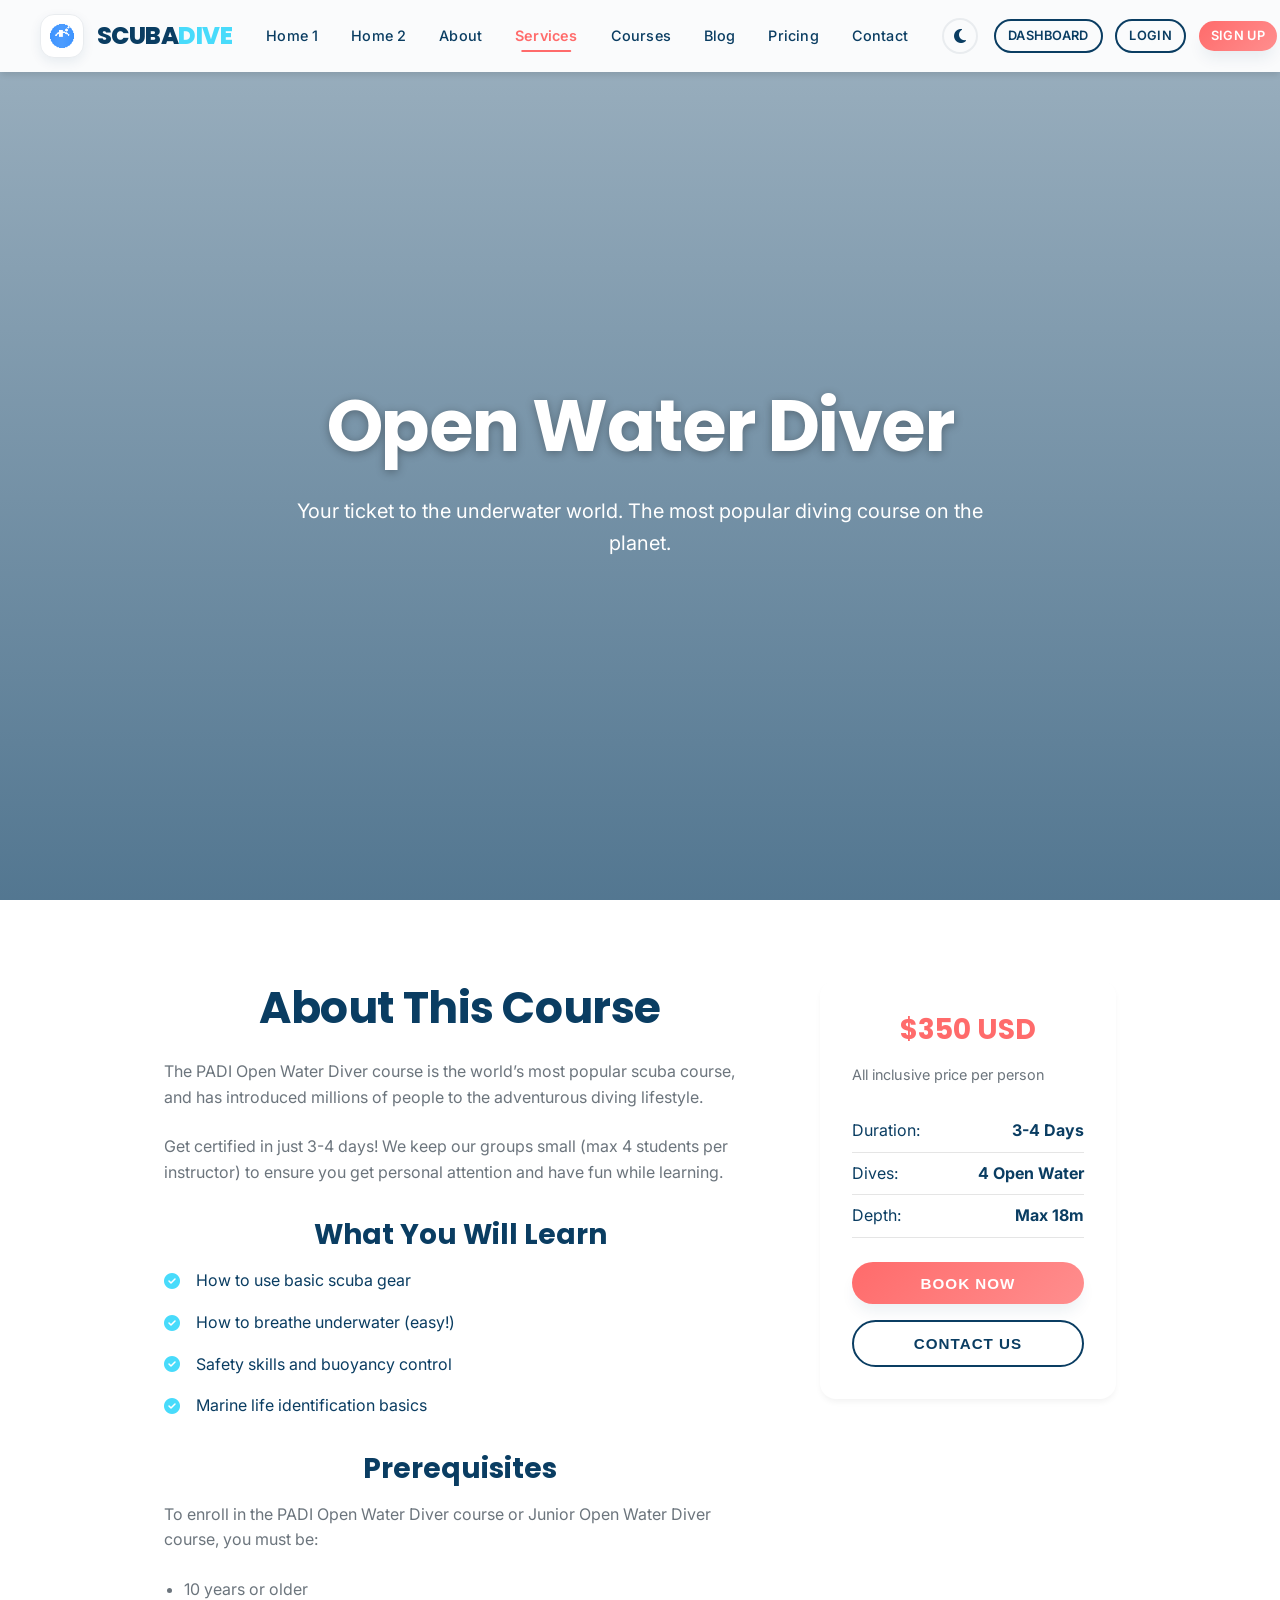
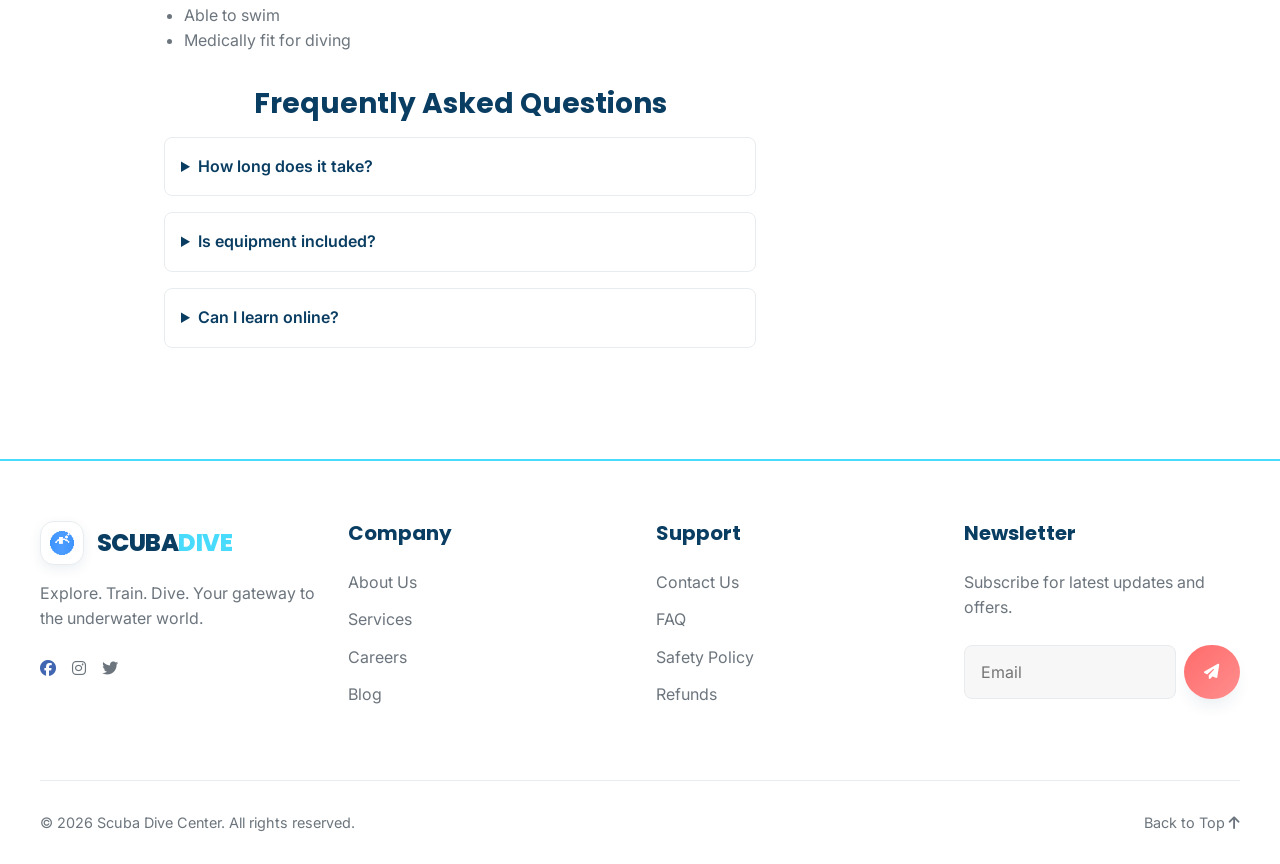
<file: service-details.html>
<!DOCTYPE html>
<html lang="en">

<head>
    <link rel="icon" type="image/png" href="assets/images/scubadive_favicon.png">
    <meta charset="UTF-8">
    <meta name="viewport" content="width=device-width, initial-scale=1.0">
    <title>Open Water Course | Scuba Dive Center</title>

    <!-- Fonts -->
    <link rel="preconnect" href="https://fonts.googleapis.com">
    <link rel="preconnect" href="https://fonts.gstatic.com" crossorigin>
    <link
        href="https://fonts.googleapis.com/css2?family=Inter:wght@400;500;600&family=Poppins:wght@600;700;800&display=swap"
        rel="stylesheet">

    <!-- Icons -->
    <link rel="stylesheet" href="https://cdnjs.cloudflare.com/ajax/libs/font-awesome/6.4.0/css/all.min.css">

    <!-- Custom CSS -->
    <link rel="stylesheet" href="assets/css/style.css">
</head>

<body>

    <!-- Header -->
    <header class="header">
        <div class="container d-flex justify-between align-center">
            <a href="index.html" class="nav-logo">
                <div class="logo-icon">
                    <img src="assets/images/scubadive_favicon.png" alt="ScubaDive Logo" class="logo-img" style="height: 100%; width: 100%; object-fit: contain;">
                </div>
                <div class="logo-text">
                    <span class="brand-name">Scuba<span>Dive</span></span>
                </div>
            </a>

            <nav>
                <ul class="nav-links align-center">
                    <li><a href="index.html" class="nav-link">Home 1</a></li>
                    <li><a href="home-2.html" class="nav-link">Home 2</a></li>
                    <li><a href="about.html" class="nav-link">About</a></li>
                    <li><a href="services.html" class="nav-link active">Services</a></li>
                    <li><a href="courses.html" class="nav-link">Courses</a></li>
                    <li><a href="blog.html" class="nav-link">Blog</a></li>
                    <li><a href="pricing.html" class="nav-link">Pricing</a></li>
                    <li><a href="contact.html" class="nav-link">Contact</a></li>
                </ul>
            </nav>

            <div class="d-flex align-center gap-2">
                <button class="theme-toggle" id="themeToggle" title="Toggle Theme"><i
                        class="fa-solid fa-moon"></i></button>
                <button class="mobile-toggle text-dark"><i class="fa-solid fa-bars"></i></button>
                <div class="header-actions d-none d-md-flex gap-2">
                    <a href="dashboard.html" class="btn btn-outline text-dark"
                        style="border-color: var(--dark); color: var(--dark);">Dashboard</a>
                    <a href="login.html" class="btn btn-outline text-dark"
                        style="border-color: var(--dark); color: var(--dark);">Login</a>
                    <a href="register.html" class="btn btn-primary">Sign Up</a>
                </div>
            </div>
        </div>
    </header>

    <!-- Page Header -->
    <section class="hero"
        style="min-height: 50vh; background-image: url('https://images.unsplash.com/photo-1544551763-46a013bb70d5?q=80&w=2070&auto=format&fit=crop');">
        <div class="container hero-content text-center">
            <h1 class="text-white">Open Water Diver</h1>
            <p class="text-white">Your ticket to the underwater world. The most popular diving course on the planet.</p>
        </div>
    </section>

    <!-- Content Section -->
    <section class="section section-footer-gap">
        <div class="container">
            <div class="grid grid-3" style="grid-template-columns: 2fr 1fr; gap: 4rem;">
                <!-- Main Content -->
                <div>
                    <h2>About This Course</h2>
                    <p>The PADI Open Water Diver course is the world’s most popular scuba course, and has introduced
                        millions of people to the adventurous diving lifestyle.</p>
                    <p>Get certified in just 3-4 days! We keep our groups small (max 4 students per instructor) to
                        ensure you get personal attention and have fun while learning.</p>

                    <h3 style="margin-top: 2rem;">What You Will Learn</h3>
                    <ul class="gap-2" style="display: flex; flex-direction: column;">
                        <li class="d-flex align-center gap-2"><i class="fa-solid fa-check-circle text-secondary"></i>
                            How to use basic scuba gear</li>
                        <li class="d-flex align-center gap-2"><i class="fa-solid fa-check-circle text-secondary"></i>
                            How to breathe underwater (easy!)</li>
                        <li class="d-flex align-center gap-2"><i class="fa-solid fa-check-circle text-secondary"></i>
                            Safety skills and buoyancy control</li>
                        <li class="d-flex align-center gap-2"><i class="fa-solid fa-check-circle text-secondary"></i>
                            Marine life identification basics</li>
                    </ul>

                    <h3 style="margin-top: 2rem;">Prerequisites</h3>
                    <p>To enroll in the PADI Open Water Diver course or Junior Open Water Diver course, you must be:</p>
                    <ul style="list-style: disc; padding-left: 20px; color: var(--gray-600);">
                        <li>10 years or older</li>
                        <li>Able to swim</li>
                        <li>Medically fit for diving</li>
                    </ul>

                    <h3 style="margin-top: 2rem;">Frequently Asked Questions</h3>
                    <div class="accordion">
                        <details
                            style="margin-bottom: 1rem; border: 1px solid var(--gray-200); border-radius: 8px; padding: 1rem;">
                            <summary style="font-weight: 600; cursor: pointer; color: var(--dark);">How long does it
                                take?</summary>
                            <p style="margin-top: 0.5rem; margin-bottom: 0;">Usually 3 to 4 days. We are flexible and
                                can work around your schedule.</p>
                        </details>
                        <details
                            style="margin-bottom: 1rem; border: 1px solid var(--gray-200); border-radius: 8px; padding: 1rem;">
                            <summary style="font-weight: 600; cursor: pointer; color: var(--dark);">Is equipment
                                included?</summary>
                            <p style="margin-top: 0.5rem; margin-bottom: 0;">Yes! All scuba equipment rental is included
                                in the course price.</p>
                        </details>
                        <details
                            style="margin-bottom: 1rem; border: 1px solid var(--gray-200); border-radius: 8px; padding: 1rem;">
                            <summary style="font-weight: 600; cursor: pointer; color: var(--dark);">Can I learn online?
                            </summary>
                            <p style="margin-top: 0.5rem; margin-bottom: 0;">Yes, you can complete the theory portion
                                via PADI eLearning before you arrive.</p>
                        </details>
                    </div>
                </div>

                <!-- Sidebar -->
                <aside>
                    <div class="card bg-light" style="padding: 2rem; position: sticky; top: 100px;">
                        <h3 class="text-primary">$350 USD</h3>
                        <p style="font-size: 0.9rem; margin-bottom: 1.5rem;">All inclusive price per person</p>

                        <div style="margin-bottom: 1.5rem;">
                            <div class="d-flex justify-between"
                                style="border-bottom: 1px solid rgba(0,0,0,0.1); padding: 0.5rem 0;">
                                <span>Duration:</span>
                                <strong>3-4 Days</strong>
                            </div>
                            <div class="d-flex justify-between"
                                style="border-bottom: 1px solid rgba(0,0,0,0.1); padding: 0.5rem 0;">
                                <span>Dives:</span>
                                <strong>4 Open Water</strong>
                            </div>
                            <div class="d-flex justify-between"
                                style="border-bottom: 1px solid rgba(0,0,0,0.1); padding: 0.5rem 0;">
                                <span>Depth:</span>
                                <strong>Max 18m</strong>
                            </div>
                        </div>

                        <button class="btn btn-primary" style="width: 100%; margin-bottom: 1rem;">Book Now</button>
                        <button class="btn btn-outline text-dark"
                            style="width: 100%; border-color: var(--dark);">Contact Us</button>
                    </div>
                </aside>
            </div>
        </div>
    </section>

    <!-- Footer (Identical) -->
    <footer class="footer">
        <div class="container">
            <div class="grid grid-4">
                <div>
                    <a href="index.html" class="nav-logo" style="margin-bottom: 1rem; display: flex;">
                <div class="logo-icon">
                    <img src="assets/images/scubadive_favicon.png" alt="ScubaDive Logo" class="logo-img" style="height: 100%; width: 100%; object-fit: contain;">
                </div>
                <div class="logo-text">
                    <span class="brand-name">Scuba<span>Dive</span></span>
                </div>
            </a>
                    <p style="color: rgba(255,255,255,0.7);">Explore. Train. Dive. Your gateway to the underwater world.
                    </p>
                    <div class="d-flex gap-2 text-white">
                        <a href="#"><i class="fa-brands fa-facebook"></i></a>
                        <a href="#"><i class="fa-brands fa-instagram"></i></a>
                        <a href="#"><i class="fa-brands fa-twitter"></i></a>
                    </div>
                </div>

                <div>
                    <h4>Company</h4>
                    <ul class="footer-links">
                        <li><a href="about.html">About Us</a></li>
                        <li><a href="services.html">Services</a></li>
                        <li><a href="#">Careers</a></li>
                        <li><a href="blog.html">Blog</a></li>
                    </ul>
                </div>

                <div>
                    <h4>Support</h4>
                    <ul class="footer-links">
                        <li><a href="contact.html">Contact Us</a></li>
                        <li><a href="#">FAQ</a></li>
                        <li><a href="#">Safety Policy</a></li>
                        <li><a href="#">Refunds</a></li>
                    </ul>
                </div>

                <div>
                    <h4>Newsletter</h4>
                    <p style="color: rgba(255,255,255,0.7);">Subscribe for latest updates and offers.</p>
                    <form style="display: flex; gap: 0.5rem;">
                        <input type="email" placeholder="Email" class="form-control"
                            style="background: rgba(255,255,255,0.1); border: none; color: white;">
                        <button class="btn btn-primary" style="padding: 0 20px;"><i
                                class="fa-solid fa-paper-plane"></i></button>
                    </form>
                </div>
            </div>

            <div class="footer-bottom">
                <span>&copy; 2026 Scuba Dive Center. All rights reserved.</span>
                <a href="#">Back to Top <i class="fa-solid fa-arrow-up"></i></a>
            </div>
        </div>
    </footer>

    <script src="assets/js/main.js"></script>
    <style>
        /* Responsive Sidebar Fix */
        @media (max-width: 1024px) {
            .grid-3 {
                grid-template-columns: 1fr !important;
            }
        }
    </style>
</body>

</html>
</file>
<file: assets/css/style.css>
/* 
 * Scuba Diving Center - Main Stylesheet
 * Billion-Dollar Design System
 * Theme: Tropical Adventure (Fun & Youthful)
 */

/* =========================================
   1. VARIABLES & THEME SETUP
   ========================================= */
:root {
    /* Brand Colors */
    --primary: #FF6B6B;
    --secondary: #48DBFB;
    --tertiary: #F1ECDC;
    --dark: #0a3d62;
    --light: #ffffff;
    --gray-100: #f8f9fa;
    --gray-200: #e9ecef;
    --gray-600: #6c757d;
    --gray-800: #343a40;

    /* Modular Spacing System (16/24/32/48/80 Scale) */
    --space-xs: 0.5rem;
    /* 8px */
    --space-sm: 1rem;
    /* 16px */
    --space-md: 1.5rem;
    /* 24px */
    --space-lg: 2rem;
    /* 32px */
    --space-xl: 3rem;
    /* 48px */
    --space-xxl: 5rem;
    /* 80px */

    /* Gradients */
    --gradient-ocean: linear-gradient(135deg, #0a3d62 0%, #061e31 100%);
    --gradient-tropical: linear-gradient(135deg, var(--primary) 0%, #ff8e8e 100%);
    --gradient-water: linear-gradient(180deg, rgba(72, 219, 251, 0.1) 0%, rgba(255, 255, 255, 0) 100%);

    /* Typography */
    --font-heading: 'Poppins', sans-serif;
    --font-body: 'Inter', sans-serif;

    /* Spacing & Layout */
    --container-width: 1000px;
    --header-height: 72px;
    --border-radius: 16px;
    --border-radius-sm: 8px;

    /* Effects */
    --shadow-sm: 0 4px 6px -1px rgba(0, 0, 0, 0.05);
    --shadow-md: 0 10px 15px -3px rgba(10, 61, 98, 0.08);
    --shadow-lg: 0 20px 25px -5px rgba(10, 61, 98, 0.12);
    --shadow-glow: 0 0 20px rgba(72, 219, 251, 0.3);

    /* Transitions */
    --transition: all 0.4s cubic-bezier(0.16, 1, 0.3, 1);
}

/* =========================================
   2. RESET & BASE STYLES
   ========================================= */
*,
*::before,
*::after {
    margin: 0;
    padding: 0;
    box-sizing: border-box;
}

html {
    scroll-behavior: smooth;
}

html,
body {
    overflow-x: hidden;
    width: 100%;
}

body {
    font-family: var(--font-body);
    color: var(--dark);
    line-height: 1.6;
    background-color: var(--light);
    font-size: 1rem;
    -webkit-font-smoothing: antialiased;
}

h1,
h2,
h3,
h4,
h5,
h6 {
    font-family: var(--font-heading);
    font-weight: 700;
    line-height: 1.25;
    color: var(--dark);
    margin-bottom: var(--space-md);
    text-align: center;
}

h1 {
    font-size: clamp(2.5rem, 5vw, 4rem);
    letter-spacing: -0.02em;
    margin-bottom: var(--space-lg);
}

h2 {
    font-size: clamp(2rem, 4vw, 2.75rem);
    letter-spacing: -0.01em;
    margin-bottom: var(--space-md);
}

h3 {
    font-size: 1.75rem;
    margin-bottom: var(--space-sm);
}

p {
    margin-bottom: var(--space-md);
    color: var(--gray-600);
    max-width: 65ch;
    margin-left: auto;
    margin-right: auto;
}

.text-left p,
.text-left h1,
.text-left h2,
.text-left h3 {
    text-align: left;
    margin-left: 0;
    margin-right: 0;
}

a {
    text-decoration: none;
    color: inherit;
    transition: var(--transition);
}

ul {
    list-style: none;
}

img {
    max-width: 100%;
    height: auto;
    display: block;
}

/* =========================================
   3. UTILITY CLASSES
   ========================================= */
.container {
    max-width: var(--container-width);
    margin: 0 auto;
    padding: 0 var(--space-md);
    width: 100%;
}

.container-sm {
    max-width: 800px;
    margin: 0 auto;
    padding: 0 var(--space-md);
    width: 100%;
}

.section {
    padding: var(--space-xxl) 0;
}

.stack {
    display: flex;
    flex-direction: column;
    gap: var(--space-lg);
}

.hover-up {
    transition: var(--transition);
}

.hover-up:hover {
    transform: translateY(-5px);
}

.hover-secondary:hover {
    color: var(--secondary) !important;
}

.newsletter-form {
    display: flex;
    width: 100%;
}

@media (max-width: 550px) {
    .newsletter-form {
        flex-direction: column;
        gap: var(--space-sm) !important;
        align-items: stretch !important;
    }

    .newsletter-form .btn {
        width: 100% !important;
        margin-left: 0 !important;
        padding: 14px !important;
    }
}

/* Specific fix for Blog Page Newsletter alignment in tablet/laptop */
@media (min-width: 551px) and (max-width: 1024px) {
    .newsletter-form {
        flex-direction: row;
        gap: 0 !important;
        background: rgba(255, 255, 255, 0.05);
        border-radius: var(--border-radius-sm);
        border: 1px solid rgba(255, 255, 255, 0.2);
        overflow: hidden;
    }

    .newsletter-form .form-control {
        border: none !important;
        border-radius: 0 !important;
        height: 52px;
    }

    .newsletter-form .btn {
        border-radius: 0 !important;
        height: 52px;
        padding: 0 25px !important;
    }
}

.text-center {
    text-align: center;
}

.text-white {
    color: var(--light) !important;
}

.text-dark {
    color: var(--dark) !important;
}

.text-primary {
    color: var(--primary) !important;
}

.text-secondary {
    color: var(--secondary) !important;
}

.d-flex {
    display: flex !important;
}

.d-none {
    display: none !important;
}

@media (min-width: 768px) {
    .d-md-flex {
        display: flex !important;
    }
}

.align-center {
    align-items: center;
}

.justify-between {
    align-items: center;
    justify-content: space-between;
}

.justify-center {
    justify-content: center;
}

.gap-1 {
    gap: var(--space-xs);
}

.gap-2 {
    gap: var(--space-sm);
}

.gap-3,
.gap-md {
    gap: var(--space-md);
}

.gap-4,
.gap-lg {
    gap: var(--space-lg);
}

/* Icon Spacing Component */
.text-sm i,
.text-md i,
.text-lg i,
p i {
    margin-right: 8px;
    width: 16px;
    text-align: center;
    color: var(--secondary);
}

.bg-light {
    background-color: var(--tertiary);
}

.bg-dark {
    background-color: var(--dark);
    color: var(--light);
}

/* Grid System - Favors Single Column Hierarchy */
.grid {
    display: grid;
    gap: var(--space-lg);
    grid-template-columns: 1fr;
}

@media (min-width: 600px) {
    .grid-2 {
        grid-template-columns: repeat(2, 1fr);
    }
}

@media (min-width: 768px) {
    .grid-3 {
        grid-template-columns: repeat(2, 1fr);
    }

    .grid-4 {
        grid-template-columns: repeat(2, 1fr);
    }
}

@media (min-width: 992px) {
    .grid-2 {
        grid-template-columns: repeat(2, 1fr);
    }

    .grid-3 {
        grid-template-columns: repeat(3, 1fr);
    }

    .grid-4 {
        grid-template-columns: repeat(2, 1fr);
    }
}

@media (min-width: 1200px) {
    .grid-4 {
        grid-template-columns: repeat(4, 1fr);
    }
}

/* Centering last row for 3-column grids */
@media (min-width: 992px) {
    .grid-center-last>*:last-child:nth-child(3n+4) {
        grid-column: 2;
    }

    .grid-center-last>*:last-child:nth-child(3n+1):not(:nth-child(1)) {
        grid-column: 2;
    }
}


/* =========================================
   4. COMPONENT: BUTTONS
   ========================================= */
.btn {
    display: inline-flex;
    align-items: center;
    justify-content: center;
    padding: 0.8rem 2rem;
    border-radius: 50px;
    font-weight: 600;
    font-size: 0.95rem;
    cursor: pointer;
    transition: var(--transition);
    border: none;
    text-transform: uppercase;
    letter-spacing: 1px;
}

.btn-primary {
    background: var(--gradient-tropical);
    color: var(--light);
    box-shadow: var(--shadow-md);
}

.btn-primary:hover {
    transform: translateY(-3px);
    box-shadow: var(--shadow-lg);
}

.btn-outline {
    background: transparent;
    border: 2px solid var(--primary);
    color: var(--primary);
}

.btn-outline:hover {
    background: var(--primary);
    color: var(--light);
}

.btn-outline-dark {
    border-color: var(--dark);
    color: var(--dark);
}

.btn-outline-dark:hover {
    background: var(--dark);
    color: var(--light);
}

.btn-outline-white {
    border-color: var(--light);
    color: var(--light);
}

.btn-outline-white:hover {
    background: var(--light);
    color: var(--dark);
}

.btn-secondary {
    background-color: var(--secondary);
    color: var(--dark);
}

.btn-secondary:hover {
    background-color: #2ecef5;
    transform: translateY(-2px);
}

/* =========================================
   5. COMPONENT: HEADER / NAVBAR
   ========================================= */
.header {
    height: var(--header-height);
    background-color: rgba(255, 255, 255, 0.95);
    backdrop-filter: blur(10px);
    position: fixed;
    top: 0;
    left: 0;
    right: 0;
    z-index: 1000;
    box-shadow: var(--shadow-sm);
    display: flex;
    align-items: center;
}

.header>.container {
    display: flex;
    align-items: center;
    justify-content: space-between;
    width: 100%;
    max-width: 100% !important;
    padding: 0 40px;
    gap: 1.5rem;
}

.footer>.container {
    width: 100%;
    max-width: 100% !important;
    padding: 0 40px;
}

@media (max-width: 1250px) {

    .header>.container {
        padding: 0 25px;
        gap: 0.8rem;
    }

    .footer>.container {
        padding: 0 25px;
    }

    .nav-links {
        gap: 0.6rem;
    }

    .nav-link {
        padding: 8px 6px;
        font-size: 0.85rem;
    }
}

@media (max-width: 1150px) {

    .header>.container {
        padding: 0 20px;
    }

    .footer>.container {
        padding: 0 20px;
    }
}

.nav-logo {
    display: flex;
    align-items: center;
    gap: 0.8rem;
    text-decoration: none;
    transition: var(--transition);
    user-select: none;
}

.logo-icon {
    width: 44px;
    height: 44px;
    display: flex;
    align-items: center;
    justify-content: center;
    background: var(--light);
    border-radius: 14px;
    padding: 9px;
    box-shadow: 0 4px 12px rgba(10, 61, 98, 0.08);
    border: 1px solid var(--gray-200);
    transition: var(--transition);
    position: relative;
    overflow: hidden;
}

.logo-icon::after {
    content: '';
    position: absolute;
    top: -50%;
    left: -50%;
    width: 200%;
    height: 200%;
    background: linear-gradient(45deg, transparent, rgba(255, 255, 255, 0.3), transparent);
    transform: rotate(45deg);
    transition: 0.5s;
    pointer-events: none;
}

.nav-logo:hover .logo-icon::after {
    left: 100%;
}

.nav-logo:hover .logo-icon {
    transform: translateY(-2px);
    box-shadow: 0 8px 20px rgba(10, 61, 98, 0.12);
    border-color: var(--secondary);
}

.logo-icon svg {
    width: 100%;
    height: 100%;
    filter: drop-shadow(0 2px 4px rgba(0, 0, 0, 0.05));
    transition: var(--transition);
}

.nav-logo:hover .logo-icon svg {
    transform: scale(1.1);
}

.logo-text {
    display: flex;
    flex-direction: column;
    justify-content: center;
}

.logo-text .brand-name {
    font-family: var(--font-heading);
    font-size: 1.5rem;
    font-weight: 800;
    line-height: 1;
    color: var(--dark);
    letter-spacing: -0.5px;
    margin: 0;
    text-transform: uppercase;
}

.logo-text .brand-name span {
    color: var(--secondary);
    position: relative;
}

.logo-text .brand-tagline {
    font-size: 0.65rem;
    font-weight: 600;
    color: var(--gray-600);
    letter-spacing: 2px;
    text-transform: uppercase;
    margin-top: 3px;
    opacity: 0.8;
}

@media (max-width: 768px) {
    .nav-logo {
        gap: 0.5rem;
    }

    .logo-icon {
        width: 38px;
        height: 38px;
        padding: 7px;
        border-radius: 12px;
    }

    .logo-text .brand-name {
        font-size: 1.25rem;
    }

    .logo-text .brand-tagline {
        font-size: 0.55rem;
        letter-spacing: 1.5px;
    }
}

@media (max-width: 360px) {
    .logo-text {
        display: none;
    }

    .header>.container {
        padding: 0 15px !important;
    }

    .nav-logo {
        gap: 0;
    }
}

/* Footer specific logo styles */
.footer .logo-text .brand-name {
    color: var(--dark) !important;
}

.footer .logo-text .brand-name span {
    color: var(--secondary) !important;
}

/* Logo filter removed as it now uses SVG and text */

.header nav {
    display: flex;
    justify-content: flex-end;
    flex: 1;
}

.nav-links {
    display: flex;
    gap: 0.8rem;
    list-style: none;
    margin: 0;
    padding: 0;
    align-items: center;
}

.nav-links li {
    position: relative;
}

.nav-link {
    font-weight: 500;
    color: var(--dark);
    position: relative;
    padding: 8px 10px;
    font-size: 0.9rem;
    white-space: nowrap;
    letter-spacing: 0.2px;
    transition: color 0.3s ease;
}

.nav-link:hover {
    color: var(--primary);
}

.nav-link.active {
    color: var(--primary);
    font-weight: 600;
}

.nav-link::after {
    content: '';
    position: absolute;
    bottom: 0;
    left: 50%;
    transform: translateX(-50%);
    width: 0;
    height: 2px;
    background-color: var(--primary);
    transition: var(--transition);
    border-radius: 2px;
}

.nav-link:hover::after,
.nav-link.active::after {
    width: 60%;
}

.header .d-flex.align-center.gap-2:last-child {
    flex-shrink: 0;
    flex-wrap: nowrap !important;
}

.header-actions {
    display: flex !important;
    align-items: center !important;
    gap: 0.8rem;
    flex-shrink: 0;
}

.auth-logo {
    justify-content: center;
    margin-bottom: 2rem;
    width: 100%;
}

.dashboard-logo {
    padding: 1rem;
    border-bottom: 1px solid var(--gray-200);
}



.header .btn {
    padding: 5px 12px;
    font-size: 0.8rem;
    letter-spacing: 0.3px;
    white-space: nowrap;
}

.mobile-toggle {
    display: none;
    font-size: 1.5rem;
    cursor: pointer;
    background: none;
    border: none;
    color: var(--dark);
    padding: 5px;
}

/* =========================================
   6. COMPONENT: HERO SECTION
   ========================================= */
.hero {
    height: 100vh;
    /* Massive Hero */
    display: flex;
    align-items: center;
    position: relative;
    padding-top: var(--header-height);
    background-size: cover;
    background-position: center;
    color: var(--light);
}

.hero::before {
    content: '';
    position: absolute;
    top: 0;
    left: 0;
    width: 100%;
    height: 100%;
    background: linear-gradient(rgba(10, 61, 98, 0.4), rgba(10, 61, 98, 0.7));
}


.hero h1 {
    font-size: 4.5rem;
    margin-bottom: 1.5rem;
    color: var(--light);
    text-shadow: 0 2px 10px rgba(0, 0, 0, 0.3);
}

.hero h2 {
    color: var(--light);
}

.hero p {
    font-size: 1.25rem;
    color: rgba(255, 255, 255, 0.9);
    margin-bottom: var(--space-lg);
}

/* =========================================
   7. COMPONENT: CARDS
   ========================================= */
.card {
    background: var(--light);
    border-radius: var(--border-radius);
    overflow: hidden;
    box-shadow: var(--shadow-sm);
    transition: var(--transition);
    position: relative;
}

.card:hover {
    transform: translateY(-10px);
    box-shadow: var(--shadow-lg);
}

.card-img {
    height: 250px;
    background-color: var(--gray-200);
    position: relative;
}

.card-img img {
    width: 100%;
    height: 100%;
    object-fit: cover;
}

.card-body {
    padding: 2rem;
    text-align: center;
}

/* .card-body .d-flex center alignment removed to allow utilities */

.card-title {
    font-size: 1.5rem;
    margin-bottom: 1rem;
}

.card-price {
    font-size: 1.25rem;
    color: var(--primary);
    font-weight: 700;
    display: inline-block;
}

/* =========================================
   8. COMPONENT: FOOTER
   ========================================= */
.footer {
    background-color: var(--light);
    color: var(--dark);
    padding: 60px 0 30px;
    margin-top: 15px;
    border-top: 2px solid var(--secondary);
}

.footer h4 {
    color: var(--dark);
    margin-bottom: 1.5rem;
    font-size: 1.25rem;
    text-align: left;
}

.footer p,
.footer span,
.footer-links a,
.footer .d-flex.text-white a {
    color: var(--gray-600) !important;
}

.footer-links li {
    margin-bottom: 0.75rem;
}

.footer-links a {
    color: var(--gray-600);
}

.footer-links a:hover {
    color: var(--secondary) !important;
    padding-left: 5px;
}

/* Social Media Icons Hover Effect */
a i.fa-brands {
    transition: var(--transition);
    display: inline-block;
}

a:hover i.fa-brands {
    transform: translateY(-4px) scale(1.1);
    color: var(--secondary) !important;
}

.footer .form-control {
    background: rgba(0, 0, 0, 0.03) !important;
    border: 1px solid var(--gray-200) !important;
    color: var(--dark) !important;
}

.footer-bottom {
    border-top: 1px solid var(--gray-200);
    margin-top: 60px;
    padding-top: 30px;
    display: flex;
    justify-content: space-between;
    align-items: center;
    color: var(--gray-600) !important;
    font-size: 0.9rem;
}

@media (max-width: 1024px) {
    .footer .grid-4 {
        grid-template-columns: repeat(2, 1fr);
        gap: 2rem;
    }
}

@media (max-width: 550px) {
    .footer .grid-4 {
        grid-template-columns: 1fr;
    }

    .footer-bottom {
        flex-direction: column;
        gap: 1rem;
        text-align: center;
    }
}


/* =========================================
   9. FORMS
   ========================================= */
.form-group {
    margin-bottom: 1.5rem;
    text-align: left;
}

.form-control {
    width: 100%;
    padding: 16px;
    border: 2px solid var(--gray-200);
    border-radius: var(--border-radius-sm);
    font-family: var(--font-body);
    font-size: 1rem;
    transition: var(--transition);
}

.form-control:focus {
    outline: none;
    border-color: var(--primary);
    box-shadow: 0 0 0 4px rgba(255, 107, 107, 0.1);
}

/* =========================================
   10. MOBILE RESPONSIVENESS
   ========================================= */

@media (max-width: 1200px) {
    .container {
        padding: 0 30px;
    }
}

@media (max-width: 991px) {
    h1 {
        font-size: 2.5rem;
    }

    .hero {
        height: 80vh;
    }

    .hero h1 {
        font-size: 3rem;
    }

    .header-actions {
        display: none !important;
    }

    .mobile-toggle {
        display: block;
    }

    .grid-2,
    .grid-3,
    .grid-4 {
        grid-template-columns: 1fr;
        gap: 1.5rem;
    }

    .header>.container {
        display: flex !important;
        flex-direction: row !important;
        justify-content: space-between !important;
        align-items: center !important;
        width: 100% !important;
        max-width: 100% !important;
        height: var(--header-height) !important;
        /* Padding is handled by earlier media queries for better granularity */
    }

    .logo-icon {
        width: 38px !important;
        height: 38px !important;
    }

    .logo-text .brand-name {
        font-size: 1.25rem !important;
    }

    .section {
        padding: 60px 0;
    }
}

@media (max-width: 550px) {
    /* .header-actions moved to 991px breakpoint */

    /* .header>.container moved to 991px breakpoint */

    .logo-icon {
        width: 36px !important;
        height: 36px !important;
    }

    .logo-text .brand-name {
        font-size: 1.15rem !important;
    }

    .mobile-toggle {
        margin-left: auto !important;
        display: block !important;
    }

    .hero h1 {
        font-size: 2.2rem;
    }

    .hero p {
        font-size: 1rem;
    }

    /* Card adjustments */
    .card-body {
        padding: 1.5rem;
    }

    .card-title {
        font-size: 1.25rem;
    }

    /* Mobile Menu Specifics moved to 991px */

    /* Target components for vertical stacking */
    .hero-actions,
    .footer .grid-4,
    .footer form,
    .social-btns,
    .auth-card form .d-flex,
    .mobile-auth-container {
        flex-direction: column !important;
        gap: 15px !important;
        align-items: stretch !important;
    }

    .hero-actions .btn,
    .footer form .btn,
    .footer form .form-control,
    .auth-card form .btn {
        width: 100% !important;
        margin-left: 0 !important;
        margin-right: 0 !important;
    }

    .footer-bottom {
        flex-direction: column !important;
        gap: 10px;
        text-align: center;
    }

    /* Why Choose Us Section Alignment */
    .why-choose-content {
        text-align: center !important;
        width: 100% !important;
        padding: 0 !important;
    }

    .why-choose-content h2 {
        font-size: 1.35rem !important;
        /* Even smaller for 300px */
        line-height: 1.2 !important;
        margin-bottom: 0.8rem !important;
        word-wrap: break-word;
    }

    .why-choose-content p {
        font-size: 0.85rem !important;
        line-height: 1.4 !important;
        text-align: center !important;
        margin-bottom: 1.5rem !important;
    }

    .why-choose-content ul {
        display: flex !important;
        flex-direction: column !important;
        align-items: center !important;
        width: 100% !important;
        padding: 0 !important;
        gap: 0.8rem !important;
    }

    .why-choose-content ul li {
        width: 100% !important;
        display: flex !important;
        justify-content: center !important;
        align-items: center !important;
        text-align: center !important;
        gap: 8px !important;
        font-size: 0.82rem !important;
        line-height: 1.2 !important;
    }

    .why-choose-content ul li i {
        font-size: 1.2rem !important;
        flex-shrink: 0;
    }

    .why-choose-content .btn {
        width: 100% !important;
        max-width: 200px;
        margin: 1.5rem auto 0 !important;
        padding: 10px 15px !important;
        font-size: 0.85rem !important;
    }

    /* Newsletter Button Alignment Fix */
    .footer form {
        display: flex !important;
        flex-direction: row !important;
        align-items: stretch !important;
        gap: 0 !important;
        /* Join them */
        width: 100% !important;
        background: rgba(255, 255, 255, 0.1);
        border-radius: var(--border-radius-sm);
        overflow: hidden;
    }

    .footer form .form-control {
        margin-bottom: 0 !important;
        height: 50px !important;
        padding: 0 15px !important;
        border: none !important;
        flex-grow: 1 !important;
        background: transparent !important;
    }

    .footer form .btn {
        height: 50px !important;
        padding: 0 20px !important;
        margin-top: 0 !important;
        border-radius: 0 !important;
        flex-shrink: 0 !important;
    }

    .hero-content {
        padding: 0 15px;
    }

    form {
        flex-direction: column !important;
    }

    form .form-control {
        margin-bottom: 10px;
    }

    form .btn {
        width: 100%;
    }

    /* Auth buttons inside menu moved to 991px */

    /* Force all forms to stack inputs and buttons */
    form .d-flex {
        flex-direction: column !important;
        align-items: flex-start !important;
    }

    /* Hero actions stacking */
    .hero-actions {
        display: flex !important;
        flex-direction: column !important;
        gap: 15px !important;
        width: 100% !important;
    }

    .hero-actions .btn {
        width: 100% !important;
    }

    /* Popular Dives Specific Alignment */
    .card-body .d-flex.justify-between {
        justify-content: space-between !important;
        width: 100% !important;
        margin-top: 1rem;
    }

    /* Blog Newsletter Section Padding Adjustments */
    .bg-dark.text-center[style*="padding: var(--space-xxl) 0"] {
        padding: var(--space-xl) 0 !important;
    }

    .container.container-sm {
        padding: 0 20px;
    }

    /* Prevent any element from causing overflow */
    * {
        max-width: 100vw;
    }

    .container,
    .section,
    .footer,
    .hero {
        overflow-x: hidden;
    }
}

/* =========================================
   10b. PRICING GRID SYSTEM
   ========================================= */
.pricing-grid {
    grid-template-columns: repeat(3, 1fr) !important;
    align-items: stretch !important;
    gap: 2rem !important;
}

.pricing-card {
    display: flex !important;
    flex-direction: column !important;
    height: 100% !important;
    justify-content: flex-start !important;
}

.pricing-card .btn {
    margin-top: auto !important;
}

@media (max-width: 1024px) {
    .pricing-grid {
        grid-template-columns: repeat(2, 1fr) !important;
    }
}

@media (max-width: 767px) {
    .pricing-grid {
        grid-template-columns: 1fr !important;
    }
}

/* =========================================
   11. THEME TOGGLE BUTTON
   ========================================= */
.theme-toggle {
    width: 36px;
    height: 36px;
    border-radius: 50%;
    border: 2px solid var(--gray-200);
    background: transparent;
    cursor: pointer;
    display: flex;
    align-items: center;
    justify-content: center;
    font-size: 1rem;
    color: var(--dark);
    transition: all 0.3s ease;
    flex-shrink: 0;
}

.theme-toggle:hover {
    background: var(--secondary);
    border-color: var(--secondary);
    color: var(--dark);
    transform: rotate(20deg);
}

/* =========================================
   12. HERO CENTER ALIGNMENT (Home Page)
   ========================================= */
.hero-content {
    position: relative;
    z-index: 1;
    max-width: 800px;
    text-align: center;
    margin: 0 auto;
}

.hero-content .d-flex {
    justify-content: center;
}

/* =========================================
   13. DARK MODE
   ========================================= */
[data-theme="dark"] {
    --light: #0f172a;
    /* Deep slate - background */
    --dark: #f8fafc;
    /* Clean white - headings */
    --tertiary: #1e293b;
    /* Surface slate */
    --gray-100: #1e293b;
    /* Surface */
    --gray-200: #334155;
    /* Borders - Optimized for accessibility */
    --gray-600: #94a3b8;
    /* Subtext */
    --gray-800: #cbd5e1;
    /* Secondary headings */
    --gray-light: #94a3b8;
    /* Alias */
    --shadow-md: 0 10px 15px -3px rgba(0, 0, 0, 0.6);
    --shadow-lg: 0 20px 25px -5px rgba(0, 0, 0, 0.7);
}

[data-theme="dark"] body {
    background-color: var(--light);
    color: #cbd5e1;
    /* Increased brightness for better primary text legibility */
}

[data-theme="dark"] .header {
    background-color: rgba(15, 23, 42, 0.95);
    backdrop-filter: blur(10px);
    border-bottom: 1px solid var(--gray-200);
}

[data-theme="dark"] .nav-link {
    color: #cbd5e1;
}

[data-theme="dark"] .nav-link:hover,
[data-theme="dark"] .nav-link.active {
    color: var(--secondary);
}

[data-theme="dark"] .btn-outline {
    border-color: var(--dark);
    color: var(--dark);
}

[data-theme="dark"] .btn-outline:hover {
    background: var(--dark);
    color: var(--light);
}

[data-theme="dark"] .btn-outline.text-dark {
    border-color: var(--gray-600) !important;
    color: var(--gray-600) !important;
}

[data-theme="dark"] .btn-outline.text-dark:hover {
    background: var(--gray-600);
    color: var(--light) !important;
}

[data-theme="dark"] h1,
[data-theme="dark"] h2,
[data-theme="dark"] h3,
[data-theme="dark"] h4,
[data-theme="dark"] h5,
[data-theme="dark"] h6 {
    color: var(--dark);
    text-shadow: 0 2px 4px rgba(0, 0, 0, 0.3);
}

[data-theme="dark"] .card {
    background: var(--tertiary);
    border-color: var(--gray-200);
    box-shadow: var(--shadow-md);
}

[data-theme="dark"] .bg-light {
    background-color: var(--tertiary) !important;
}

[data-theme="dark"] .bg-dark {
    background-color: #020617 !important;
    /* Extremely dark for sections */
}

[data-theme="dark"] .section {
    background-color: var(--light);
}

[data-theme="dark"] .footer {
    background-color: #020617;
    border-top: 1px solid var(--gray-200);
}

[data-theme="dark"] .footer h4 {
    color: var(--dark);
}

[data-theme="dark"] .footer p,
[data-theme="dark"] .footer span,
[data-theme="dark"] .footer-links a,
[data-theme="dark"] .footer .d-flex.text-white a {
    color: #cbd5e1 !important;
}

[data-theme="dark"] .footer .form-control {
    background: #1e293b !important;
    border: 1px solid #334155 !important;
    color: #f8fafc !important;
}

[data-theme="dark"] .footer-bottom {
    border-top: 1px solid var(--gray-200);
    color: #cbd5e1 !important;
}

[data-theme="dark"] .topbar {
    background-color: #0f172a;
    border-bottom: 1px solid var(--gray-200);
}

[data-theme="dark"] .table-container,
[data-theme="dark"] .stat-card {
    background-color: #1e293b;
    border: 1px solid var(--gray-200);
}

[data-theme="dark"] .table-container table td,
[data-theme="dark"] .table-container table th {
    border-bottom: 1px solid var(--gray-200);
    color: #cbd5e1;
}

[data-theme="dark"] p {
    color: #94a3b8;
    /* Muted but accessible */
}

[data-theme="dark"] .text-sm,
[data-theme="dark"] .location-meta span {
    color: #94a3b8;
}

[data-theme="dark"] .form-control {
    background: #1e293b;
    border-color: #334155;
    color: #f8fafc;
}

[data-theme="dark"] .form-control:focus {
    background: #0f172a;
    border-color: var(--primary);
    box-shadow: 0 0 0 4px rgba(255, 107, 107, 0.2);
}

[data-theme="dark"] .form-control::placeholder {
    color: #94a3b8;
}

[data-theme="dark"] .text-dark {
    color: var(--dark) !important;
}

[data-theme="dark"] .auth-card {
    background: var(--tertiary);
    border: 1px solid var(--gray-200);
}

[data-theme="dark"] .auth-card h2 {
    color: var(--dark);
}

[data-theme="dark"] .auth-card p {
    color: var(--gray-600);
}

[data-theme="dark"] .theme-toggle {
    background: var(--tertiary) !important;
    border-color: var(--gray-200) !important;
    color: var(--dark) !important;
}

[data-theme="dark"] .auth-body {
    background: var(--light);
}

[data-theme="dark"] .logo-icon {
    background: var(--tertiary);
    border-color: var(--gray-200);
}

[data-theme="dark"] .btn-primary {
    color: #ffffff !important;
}

[data-theme="dark"] .btn-secondary {
    color: #0a3d62 !important;
}

[data-theme="dark"] .btn-outline-white {
    border-color: var(--dark) !important;
    color: var(--dark) !important;
}

[data-theme="dark"] .social-login::before {
    background: var(--gray-200);
}

[data-theme="dark"] .social-login span {
    background: var(--tertiary);
    color: var(--gray-600);
}

[data-theme="dark"] .btn-social {
    background: var(--tertiary);
    border-color: var(--gray-200);
    color: var(--dark);
}

[data-theme="dark"] .btn-social:hover {
    background: #334155;
    border-color: var(--secondary);
    color: var(--secondary);
}

[data-theme="dark"] .btn-primary {
    filter: saturate(1.2) brightness(1.1);
}

[data-theme="dark"] .btn-outline {
    border-color: #cbd5e1;
    color: #cbd5e1;
}

[data-theme="dark"] .btn-outline:hover {
    background: var(--light);
    color: var(--secondary);
    border-color: var(--secondary);
}

[data-theme="dark"] .nav-links.active {
    background: #1e293b !important;
    border-left: 1px solid #334155;
}


/* =========================================
   14. LOCATION CARDS SECTION
   ========================================= */
.location-card {
    background: var(--light);
    border-radius: var(--border-radius);
    overflow: hidden;
    box-shadow: var(--shadow-sm);
    transition: var(--transition);
    border: 1px solid var(--gray-200);
}

.location-card:hover {
    transform: translateY(-5px);
    box-shadow: var(--shadow-lg);
    border-color: var(--secondary);
}

.location-card-img {
    height: 200px;
    overflow: hidden;
}

.location-card-img img {
    width: 100%;
    height: 100%;
    object-fit: cover;
    transition: transform 0.5s ease;
}

.location-card:hover .location-card-img img {
    transform: scale(1.1);
}

.location-card-content {
    padding: 1.5rem;
}

.location-card-content h4 {
    margin-bottom: 0.5rem;
    text-align: left !important;
    color: var(--primary);
}

.location-card-content p {
    font-size: 0.9rem;
    margin-bottom: 1rem;
    color: var(--gray-600);
}

.location-meta {
    display: flex;
    align-items: center;
    gap: 0.5rem;
    margin-bottom: 0.5rem;
    font-size: 0.85rem;
    color: var(--dark);
}

.location-meta i {
    color: var(--secondary);
}

.btn-sm {
    padding: 8px 20px;
    font-size: 0.8rem;
}

/* Social Login Styles */
.social-login {
    margin: 1.25rem 0;
    position: relative;
}

.social-login::before {
    content: '';
    position: absolute;
    top: 50%;
    left: 0;
    width: 100%;
    height: 1px;
    background: var(--gray-200);
    z-index: 1;
}

.social-login span {
    background: white;
    padding: 0 1rem;
    position: relative;
    z-index: 2;
    color: var(--gray-600);
    font-size: 0.85rem;
}

.social-btns {
    display: flex;
    gap: 1rem;
    margin-top: 0.75rem;
}


.btn-social {
    flex: 1;
    display: flex;
    align-items: center;
    justify-content: center;
    gap: 0.75rem;
    padding: 12px;
    border: 1px solid var(--gray-200);
    border-radius: var(--border-radius-sm);
    background: white;
    color: var(--dark);
    font-weight: 500;
    font-size: 0.9rem;
    transition: var(--transition);
}

.btn-social:hover {
    background: var(--gray-100);
    border-color: var(--gray-600);
    transform: translateY(-2px);
}

.btn-social i {
    font-size: 1.1rem;
}

.fa-google {
    color: #DB4437;
}

.fa-facebook {
    color: #4267B2;
}

[data-theme="dark"] .social-login span {
    background: var(--tertiary);
    color: var(--gray-600);
}

[data-theme="dark"] .btn-social {
    background: var(--tertiary);
    border-color: var(--gray-200);
    color: var(--dark);
}

[data-theme="dark"] .btn-social:hover {
    background: var(--gray-200);
    color: var(--dark);
}

/* Dashboard Specific Dark Mode Fixes */
[data-theme="dark"] .sidebar {
    background: #020617 !important;
}

[data-theme="dark"] .sidebar-link {
    color: #94a3b8 !important;
}

[data-theme="dark"] .sidebar-link:hover,
[data-theme="dark"] .sidebar-link.active {
    background: rgba(255, 255, 255, 0.05) !important;
    color: var(--secondary) !important;
}

[data-theme="dark"] .sidebar-link.active {
    background: var(--primary) !important;
    color: white !important;
}

[data-theme="dark"] .topbar {
    background: #1e293b !important;
    border-bottom: 1px solid var(--gray-200);
}

[data-theme="dark"] .main-content {
    background: #0f172a !important;
}

[data-theme="dark"] .stat-card,
[data-theme="dark"] .table-container {
    background: #1e293b !important;
    border: 1px solid var(--gray-200);
}

[data-theme="dark"] table th {
    color: #f8fafc;
    border-bottom-color: var(--gray-200);
}

[data-theme="dark"] table td {
    color: #94a3b8;
    border-bottom-color: var(--gray-200);
}

/* Ensure white text stays white on dark backgrounds (like heros) */
[data-theme="dark"] .text-white {
    color: #ffffff !important;
}

[data-theme="dark"] .text-dark {
    color: #f8fafc !important;
}

[data-theme="dark"] .hover-primary:hover {
    color: var(--primary) !important;
}

[data-theme="dark"] .card h2 a,
[data-theme="dark"] .card h3 a {
    color: #f8fafc;
}

[data-theme="dark"] .card p {
    color: #94a3b8;
}

[data-theme="dark"] .text-xs,
[data-theme="dark"] .text-sm {
    color: #a5b4fc;
    /* Indigo tint for better legibility on slate */
}

[data-theme="dark"] .card [style*="background: rgba"] {
    background-color: rgba(255, 255, 255, 0.05) !important;
    border: 1px solid rgba(255, 255, 255, 0.1);
}

[data-theme="dark"] .card i {
    text-shadow: 0 0 10px rgba(72, 219, 251, 0.3);
}

[data-theme="dark"] a:hover {
    color: var(--secondary) !important;
}

[data-theme="dark"] .hover-up:hover {
    background: var(--gray-100) !important;
    box-shadow: var(--shadow-glow);
}


/* =========================================
   15. AUTHENTICATION PAGES UNIFIED
   ========================================= */
.auth-body {
    background: var(--gradient-ocean);
    min-height: 100vh;
    display: flex;
    align-items: center;
    justify-content: center;
    padding: 2rem 1rem;
}

.auth-card {
    background: white;
    padding: 2.5rem;
    border-radius: var(--border-radius);
    box-shadow: var(--shadow-lg);
    width: 100%;
    max-width: 480px;
    text-align: center;
}

.auth-logo {
    display: inline-flex;
    justify-content: center;
    margin-bottom: 1.5rem;
}

.auth-logo img {
    height: auto !important;
    max-height: 85px !important;
    width: auto !important;
    max-width: 210px !important;
    object-fit: contain;
}

.auth-card h2 {
    font-size: 1.75rem;
    margin-bottom: 1.5rem;
}

.auth-card .form-group {
    margin-bottom: 1.25rem;
    text-align: left;
}

.auth-card .form-group label {
    display: block;
    margin-bottom: 0.4rem;
    font-weight: 500;
}

.auth-card .btn-primary {
    width: 100%;
    margin-bottom: 1.5rem;
}

@media (max-width: 768px) {
    .auth-card {
        padding: 2.5rem 2rem;
        max-width: 90%;
        margin: 0 auto;
    }
}

@media (max-width: 1024px) {
    .auth-card {
        max-width: 500px;
    }
}

@media (max-width: 480px) {
    .auth-card {
        padding: 1.5rem;
        max-width: 100%;
        margin: 0;
    }

    .auth-logo img {
        max-height: 60px !important;
    }
}

/* Consolidated dark mode handlers previously here are moved to section 13 */

/* =========================================
   15. COMPONENT: FAQ ACCORDION
   ========================================= */
.faq-grid {
    display: grid;
    grid-template-columns: 1fr;
    gap: 1rem;
}

.faq-item {
    border: 1px solid var(--gray-200);
    border-radius: var(--border-radius-sm);
    margin-bottom: 12px;
    overflow: hidden;
    transition: var(--transition);
    background: var(--light);
}

.faq-item:hover {
    border-color: var(--secondary);
}

.faq-item.active {
    border-color: var(--primary);
    box-shadow: 0 4px 15px rgba(255, 107, 107, 0.1);
}

.faq-question {
    display: flex;
    justify-content: space-between;
    align-items: center;
    padding: 18px 24px;
    cursor: pointer;
    font-weight: 600;
    font-size: 1rem;
    color: var(--dark);
    background: transparent;
    border: none;
    width: 100%;
    text-align: left;
    font-family: var(--font-body);
    transition: color 0.3s ease;
}

.faq-item.active .faq-question {
    color: var(--primary);
}

.faq-question i {
    transition: transform 0.3s ease;
    font-size: 0.85rem;
    color: var(--gray-600);
}

.faq-item.active .faq-question i {
    transform: rotate(180deg);
    color: var(--primary);
}

.faq-answer {
    max-height: 0;
    overflow: hidden;
    transition: max-height 0.4s ease, padding 0.3s ease;
}

.faq-item.active .faq-answer {
    max-height: 200px;
    padding: 0 24px 18px;
}

.faq-answer p {
    font-size: 0.95rem;
    line-height: 1.6;
    color: var(--gray-600) !important;
    margin-bottom: 0;
}

[data-theme="dark"] .faq-item {
    background: #1e293b;
    border-color: #334155;
}

[data-theme="dark"] .faq-question {
    color: #cbd5e1;
}

[data-theme="dark"] .faq-item.active .faq-question {
    color: var(--secondary);
}

[data-theme="dark"] .faq-item.active {
    border-color: var(--secondary);
}

/* =========================================
   16. FINAL OVERRIDES & RESPONSIVE FIXES
   ========================================= */

@media (max-width: 1150px) {

    /* 1. HIDE the normal horizontal nav list layout-wise but allow fixed children to escape */
    /* Target the nav specifically to not interfere with the drawer ul */
    .header nav {
        display: block !important;
        position: static !important;
        width: 0 !important;
        height: 0 !important;
        margin: 0 !important;
        padding: 0 !important;
        overflow: visible !important;
    }

    .header-actions {
        display: none !important;
    }

    /* 2. THE DRAWER UL - Ensure it is fixed and off-screen */
    .header .container nav ul.nav-links {
        display: flex !important;
        position: fixed !important;
        right: -100% !important;
        top: 0 !important;
        width: 280px !important;
        height: 100vh !important;
        background: white !important;
        /* Force white background for visibility */
        flex-direction: column !important;
        justify-content: flex-start !important;
        align-items: flex-start !important;
        padding: 60px 25px !important;
        z-index: 100000 !important;
        /* Extremely high z-index */
        box-shadow: -5px 0 20px rgba(0, 0, 10, 0.2) !important;
        transition: right 0.4s ease-in-out !important;
        margin: 0 !important;
        overflow-y: auto !important;
        visibility: visible !important;
        opacity: 1 !important;
    }

    /* 3. ACTIVE STATE - Slide the drawer into view */
    .header .container nav ul.nav-links.active {
        right: 0 !important;
    }

    /* 4. DRAWER ITEMS - Vertical list with better tap targets */
    .header .container nav ul.nav-links li {
        display: block !important;
        width: 100% !important;
        margin: 0 !important;
        padding: 0 !important;
        border-bottom: 1px solid #f0f0f0 !important;
    }

    .header .container nav ul.nav-links li a.nav-link {
        display: block !important;
        padding: 12px 0 !important;
        font-size: 1.05rem !important;
        font-weight: 600 !important;
        color: #0a3d62 !important;
        /* Force dark color for visibility */
        text-align: left !important;
        width: 100% !important;
    }

    .header .container nav ul.nav-links li a.nav-link::after {
        display: none !important;
    }

    /* 5. THE HAMBURGER TOGGLE */
    /* 5. THE HAMBURGER TOGGLE */
    .mobile-toggle {
        display: flex !important;
        align-items: center !important;
        justify-content: center !important;
        width: 44px !important;
        height: 44px !important;
        background: var(--tertiary) !important;
        border: 2px solid var(--primary) !important;
        border-radius: 12px !important;
        color: var(--primary) !important;
        font-size: 1.5rem !important;
        z-index: 200000 !important;
        cursor: pointer !important;
        position: fixed !important;
        top: 14px !important;
        right: 20px !important;
        box-shadow: 0 4px 12px rgba(255, 107, 107, 0.2) !important;
        transition: all 0.3s ease !important;
    }

    /* 6. THE THEME TOGGLE (Header version, before hamburger) */
    .header .theme-toggle {
        display: flex !important;
        align-items: center !important;
        justify-content: center !important;
        width: 44px !important;
        height: 44px !important;
        background: var(--tertiary) !important;
        border: 2px solid var(--gray-200) !important;
        border-radius: 12px !important;
        color: var(--dark) !important;
        font-size: 1.3rem !important;
        z-index: 200000 !important;
        cursor: pointer !important;
        position: fixed !important;
        top: 14px !important;
        right: 74px !important;
        /* 20px + 44px + 10px gap */
        box-shadow: 0 4px 12px rgba(0, 0, 0, 0.1) !important;
        transition: all 0.3s ease !important;
    }

    /* Hide the version in the drawer to prevent duplication */
    .mobile-auth-container .theme-toggle {
        display: none !important;
    }

    .mobile-toggle:active,
    .theme-toggle:active {
        transform: scale(0.9) !important;
    }

    .mobile-toggle:hover {
        background: #fffafa !important;
        box-shadow: 0 6px 16px rgba(255, 107, 107, 0.3) !important;
    }

    /* Ensure specific colors for dark mode if active */
    [data-theme="dark"] .header .container nav ul.nav-links {
        background: #1a1a1a !important;
        box-shadow: -5px 0 20px rgba(0, 0, 0, 0.5) !important;
    }

    [data-theme="dark"] .header .container nav ul.nav-links li a.nav-link {
        color: #f0f0f0 !important;
        border-bottom-color: #333 !important;
    }

    .mobile-auth-container {
        display: flex !important;
        flex-direction: column !important;
        gap: 8px !important;
        width: 100% !important;
        padding: 15px 0 !important;
        margin-top: 5px !important;
    }

    .mobile-auth-container .header-actions {
        display: flex !important;
        flex-direction: column !important;
        gap: 10px !important;
    }

    .mobile-auth-container .btn {
        width: 100% !important;
        text-align: center !important;
        padding: 12px !important;
    }
}
</file>
